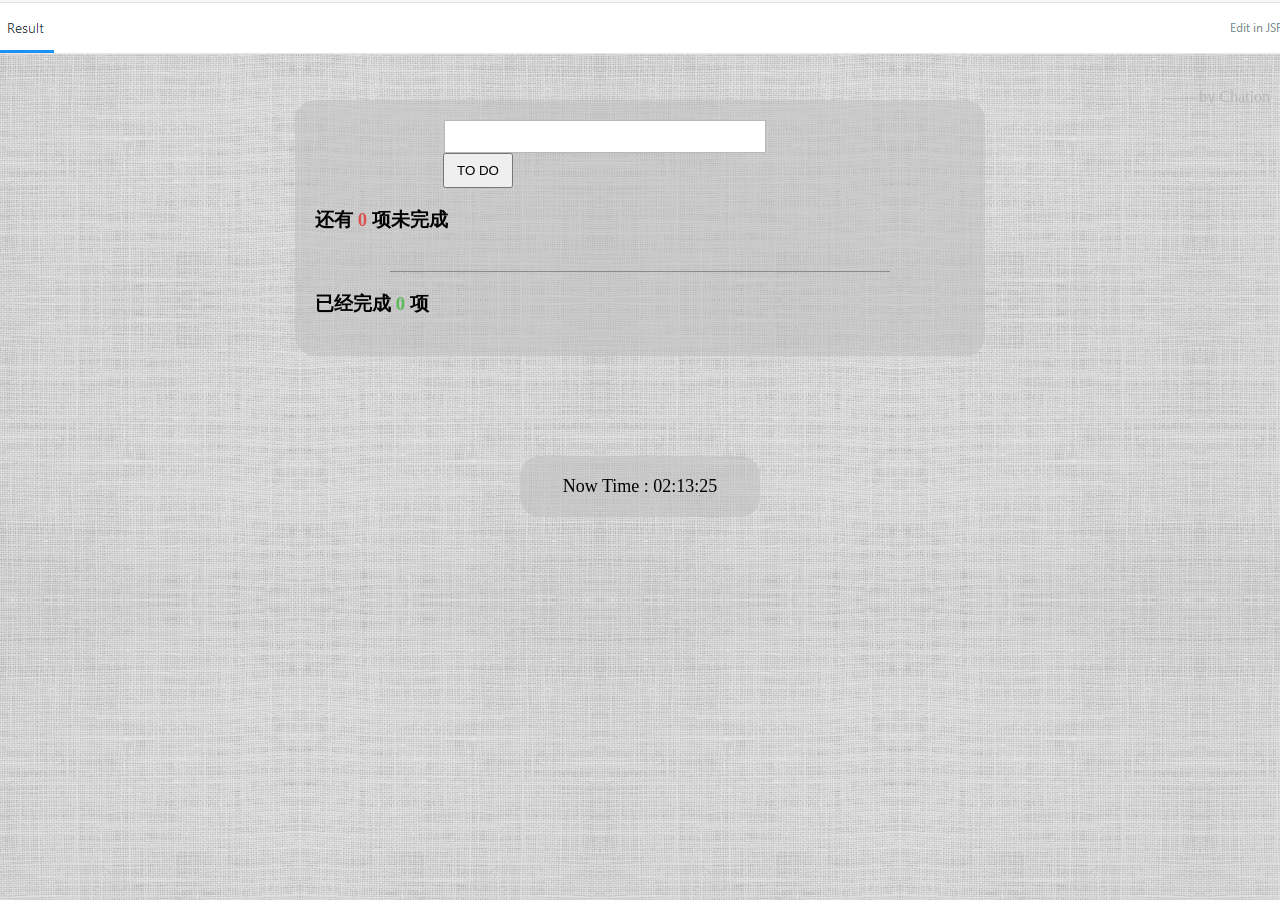
<file: todolist/index.html>
<!DOCTYPE html>
<html lang="en">
<head>
    <meta charset="UTF-8">
    <title>To Do List</title>
    <link rel="stylesheet" href="css/style.css"/>
    <link rel="icon" href="img/icon.gif"/>
</head>
<body>
<div class="header">
    <div id="title">
        <img src="img/top.png"/>
        <div id="my">—— by Chation</div>
    </div>
</div>
<div class="container">
    <div id="inputList">
        <input title="todo" id="txt" type="text" onkeypress="enterPress(event)"/>
        <button id="btn1">TO DO</button>
    </div>
    <h3>还有 <span id="count" class="warning">0</span> 项未完成</h3>
    <div id="showList" class="show">
    </div>
    <h3>已经完成 <span id="overCount" class="success">0</span> 项</h3>
    <div id="overList" class="show">
    </div>
</div>
<div class="foot">
    <span id="nowTime">Now Time : 00:00:00</span>
</div>
<script src="js/todolist.js"></script>
</body>
</html>
</file>
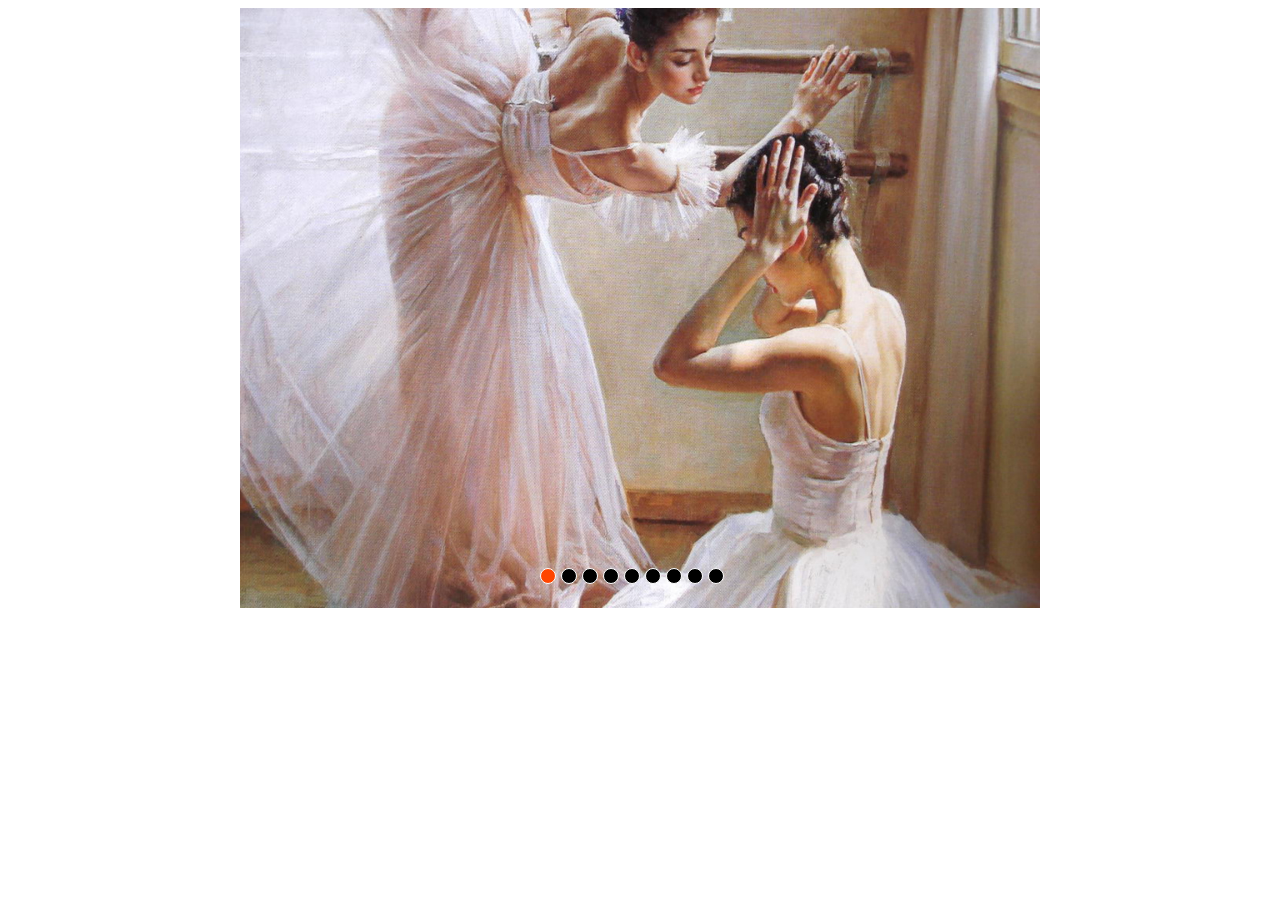
<file: lunbo/rolling.html>
<!DOCTYPE html>
<html>
<head>
    <title>six</title>
    <meta charset="utf-8">
    <link rel="stylesheet" type="text/css" href="css.css">
    <script src="js.js"></script>
</head>
<body>
    <div id="container">
        <div id="displaybox" style="left: -800px;">
            <img src="9.jpg">
            <img src="1.jpg">
            <img src="2.jpg">
            <img src="3.jpg">
            <img src="4.jpg">
            <img src="5.jpg">
            <img src="6.jpg">
            <img src="7.jpg">
            <img src="8.jpg">
            <img src="9.jpg">
            <img src="1.jpg"> 
        </div>
        <div id="points">
             <span no="1" class="on"></span>
             <span no="2"></span>
             <span no="3"></span>
             <span no="4"></span>
             <span no="5"></span>
             <span no="6"></span>
             <span no="7"></span>
             <span no="8"></span>
             <span no="9"></span>  
        </div>
        <a href="javascript:;" id="prev" class="arrow">&lt;</a>
        <a href="javascript:;" id="next" class="arrow">&gt;</a>
        
        </div>
    </div>
    
</body>
</html>
</file>
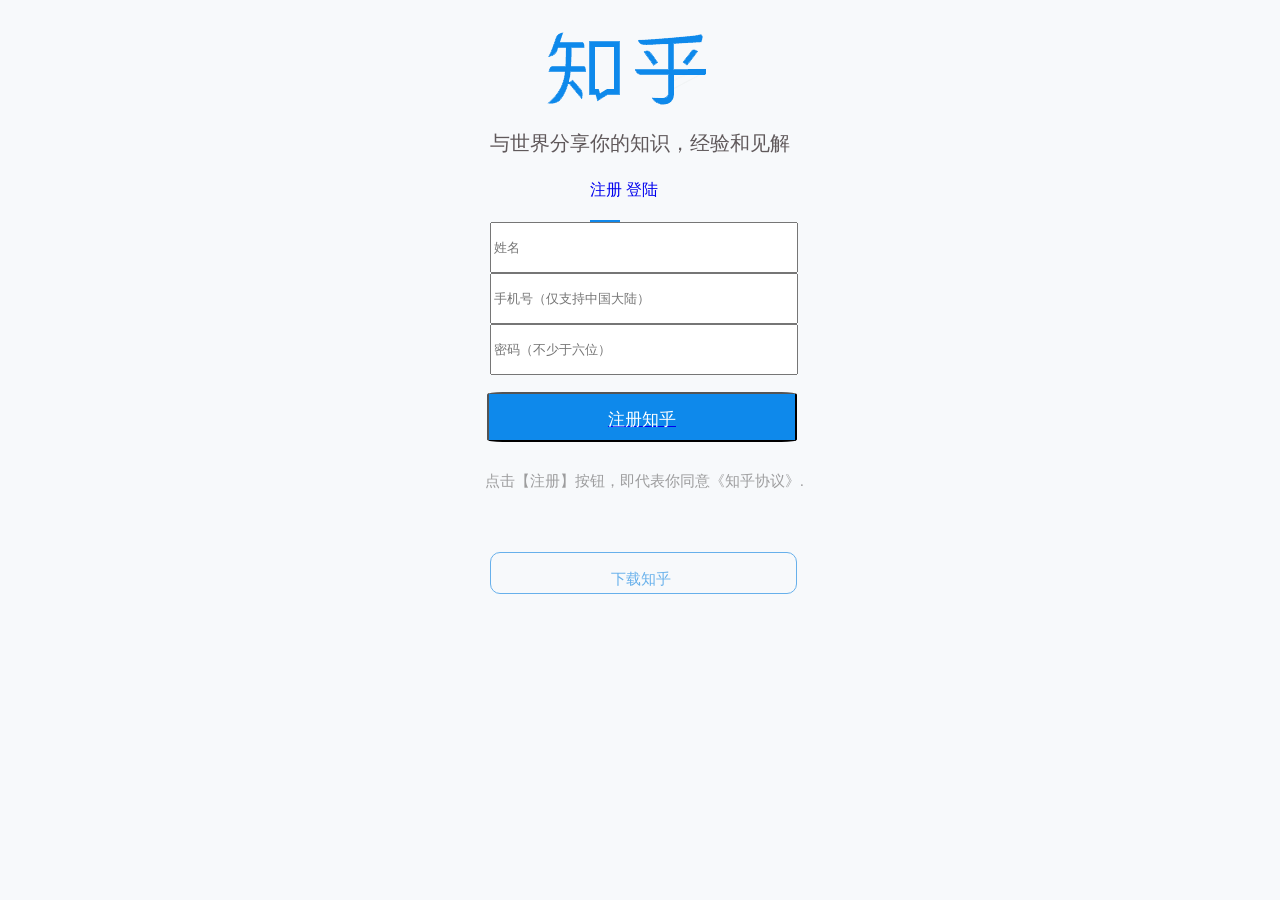
<file: zhihu/denglu/signin.html>
<!DOCTYPE html>
<html>
<head>
	<title>signin</title>
	<meta charset="utf-8">
	<link rel="stylesheet" type="text/css" href="signin.css">
</head>
<body>
 <div id="container">
 	<div class="title">
 		<div class="zhihu">
 			<img src="知乎.png">
 		</div>
 		<div class="subtitle">与世界分享你的知识，经验和见解</div>
 	</div>
	
		<div class="top">
			<a href="#signup" class="active">注册</a>
			<a href="#signin" onclick="showPic(this)">登陆</a>
			
		</div>
		<div class="zhuce">
		<div class="center">

			<div id="signup">
			    <div class="navs-signup"></div>
				<div><input type="text" class="account" name="fullname" aria-lable="姓名" placeholder="姓名"></div>
				<div><input type="text" class="account" name="phone-num" aria-lable="手机号（仅支持中国大陆）" placeholder="手机号（仅支持中国大陆）"></div>
				<div><input type="password" class="account"  name="password" aria-lable="密码" placeholder="密码（不少于六位）"></div>
			</div>
		    
		    <div id="signin">
		    	<div class="navs-signin"></div>
		       <div class="free"></div>
    	       <div><input type="text" class="account" name="phone-num" aria-lable="手机号（仅支持中国大陆）" placeholder="手机号（仅支持中国大陆）"></div>
				<div><input type="password" class="account"  name="password" aria-lable="密码" placeholder="密码（不少于六位）"></div>  
				<div class="freet"></div> 
            </div>


    
      </div>
		     <div class="bottom">
			<button class="rectangle"><a href="file:///I:/%E7%9F%A5%E4%B9%8E%E9%A1%B9%E7%9B%AE/%E6%96%87%E7%AB%A0%E5%8F%91%E5%B8%83/adress.html"><p>注册知乎</p></a></button>
		</div>

    
    <div class="explain">
    	<div class="one"><p>点击【注册】按钮，即代表你同意<a href="#">《知乎协议》</a>.</p></div>
    	<div class="two"><a href="#"><p>下载知乎</p></a></div>
    	<script type="text/javascript" src="signin.js"></script>
    </div>
 	
 </div>
</body>
</html>
</file>
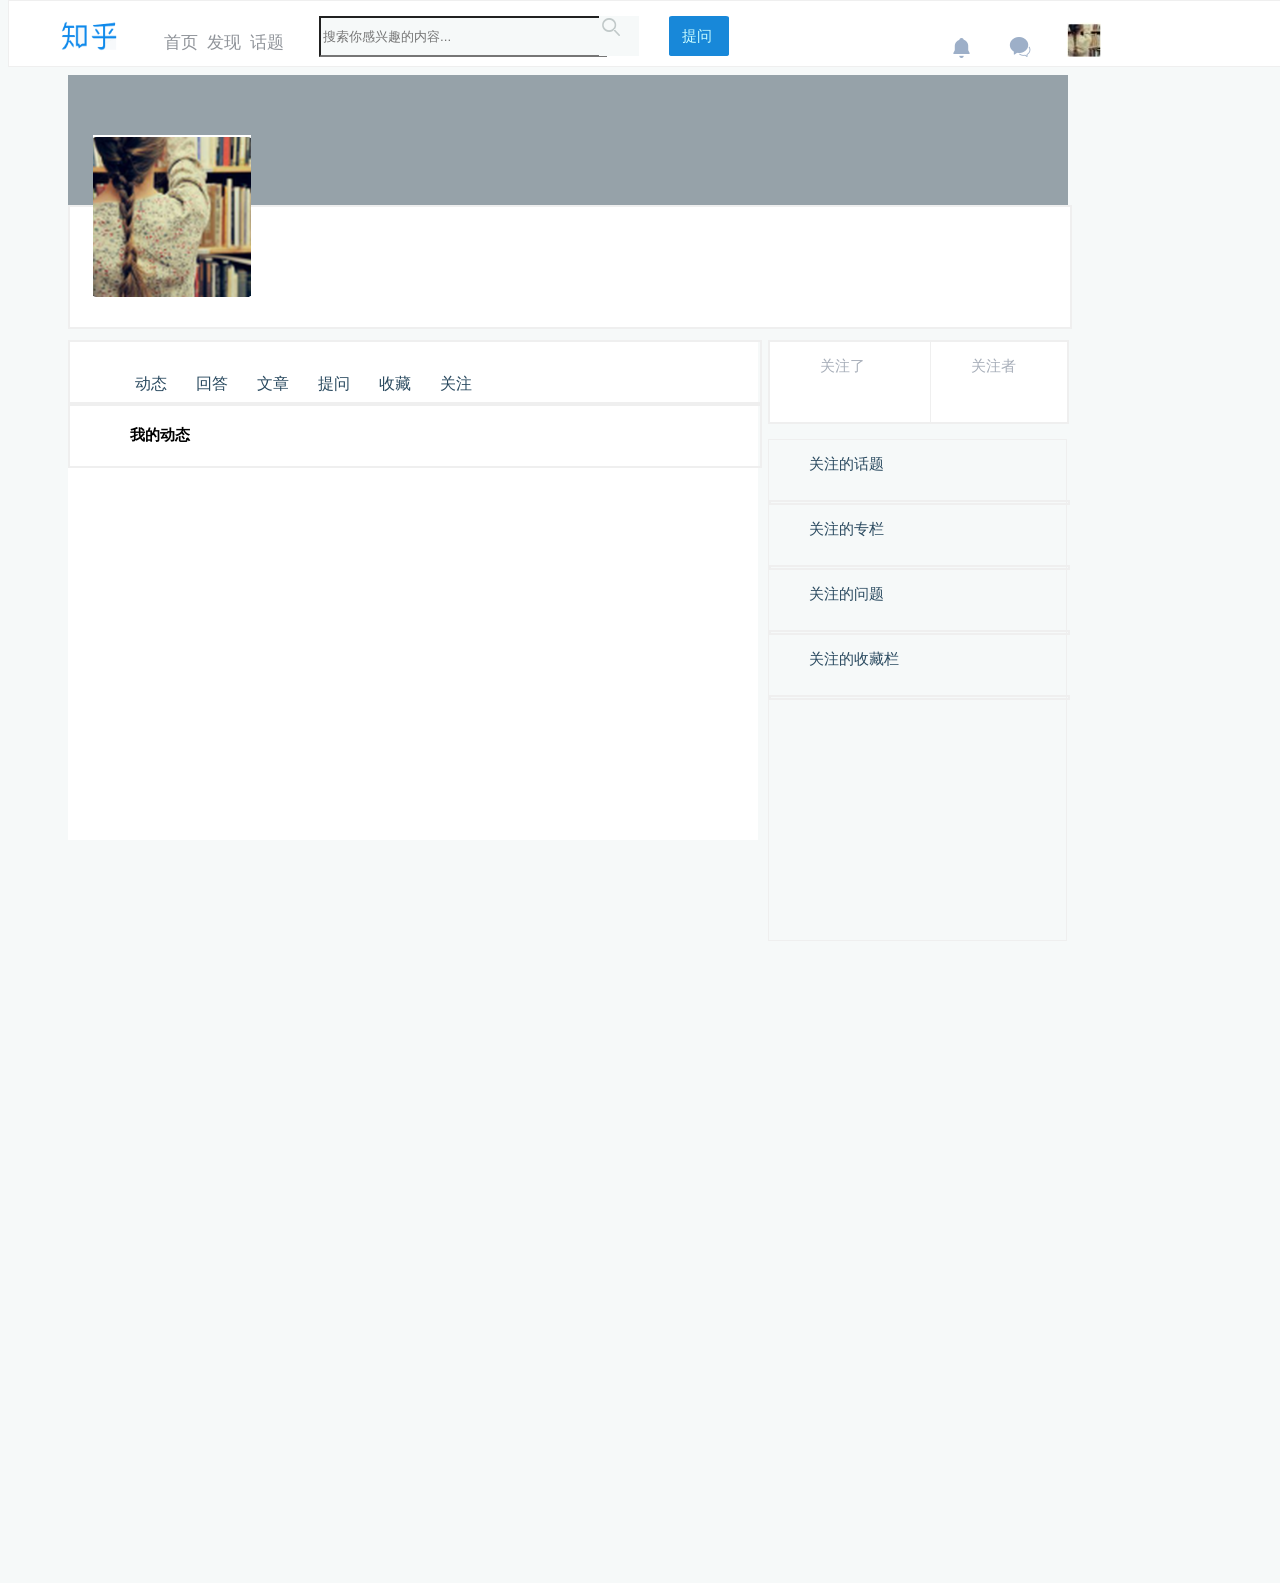
<file: zhihu/个人中心/personal.html>
<!DOCTYPE html>
<html>
<head>
	<title>personal</title>
	<meta charset="utf-8">
	<link rel="stylesheet" type="text/css" href="personal.css">
	<link rel="stylesheet" href="iconfont/iconfont.css">
</head>
<body>
  <div class="top">
    <div class="top-box1">
	<img src="images/知乎.png"> 
	</div> 	

	<div class="top-box2">
		<ul>
			<li class="nav"><p>首页</p></li>
			<li class="nav"><p>发现</p></li>
			<li class="nav"><p>话题</p></li>
		</ul>
	</div>

	<div class="top-box3">
	 <div class="top-box31">
		<input type="text" name="soushuo" aria-lable="搜索你感兴趣的内容..."  placeholder="搜索你感兴趣的内容..." class="soushuo">
	</div>
	<div class="top-box32">
		<a href="#">
			<span class="iconfont">&#xe699;</span>
		</a>
	</div>
</div>

	<div class="top-box4">
		<a href="#">
			<p>提问</p>
		</a>
	</div>

	<div class="top-box5">
		<ul>
			<li class="icon"><span class="iconfont">&#xe65e;</span></li>
			<li class="icon"><span class="iconfont">&#xe613;</span></li>
			<li class="icon"><img src="images/touxiang.png"></li>
		</ul>
	</div>

  </div>

	  <div class="container">
	       <div class="headsculpture">
	       	<img src="images/big.png">
	       </div>
	  	<div class="containerone">
	  		<div class="containerone-1"></div>
	  		<div class="containerone-2"></div>
	  	</div>

	  	<div class="containertwo">
	  		<div class="containertwo-1">
	  			<ul>
	  				<li class="navs-two"><p>动态</p></li>
	  				<li class="navs-two"><p>回答</p></li>
	  				<li class="navs-two"><p>文章</p></li>
	  				<li class="navs-two"><p>提问</p></li>
	  				<li class="navs-two"><p>收藏</p></li>
	  				<li class="navs-two"><p>关注</p></li>
	  			</ul>
	  		</div>
	  		<div class="containertwo-2">
	  			<p>我的动态</p>
	  		</div>
	  	</div>

	  	<div class="containerthree">
	  		<div class="containerthree-1">
	  			<div class="containerthree-1-left">
	  				<p>关注了</p>
	  			</div>
	  				<div class="fenge"></div>
	  			<div class="containerthree-1-right">
	  				<p>关注者</p>
	  			</div>
	  		</div>

	  		<div class="containerthree-2">
	  			<div class="containerthree-2-box">
	  				<p>关注的话题</p>
	  			</div>
	  			<div class="line"></div>
	  			<div class="containerthree-2-box">
	  				<p>关注的专栏</p>
	  			</div>
	  			<div class="line"></div>
	  			<div class="containerthree-2-box">
	  				<p>关注的问题</p>
	  			</div>
	  			<div class="line"></div>
	  			<div class="containerthree-2-box">
	  				<p>关注的收藏栏</p>
	  			</div>
	  			<div class="line"></div>
	  		</div>
	  	</div>
	  </div>
</body>
</html>
</file>
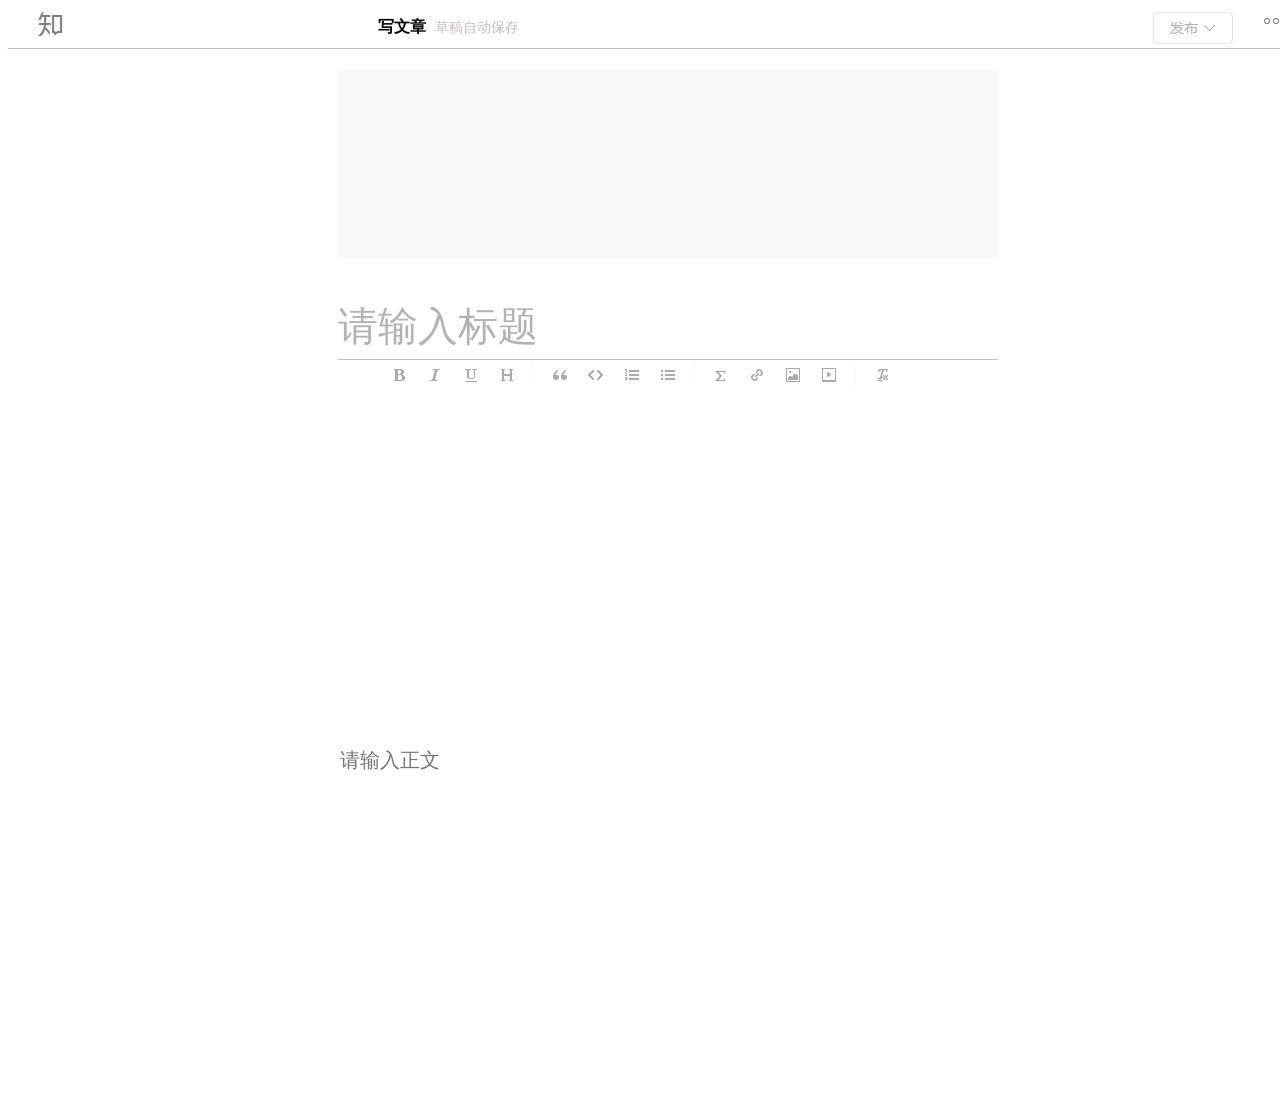
<file: zhihu/写文章/write.html>
<!DOCTYPE html>
<html>
<head>
	<title>write</title>
	<meta charset="utf-8">
	<link rel="stylesheet" type="text/css" href="write.css">
</head>
<body>
	<div class="top">
		<div class="top1">
			<img src="images/zhihu.png">
		</div>
		<div class="top2">
			<p class="top2-p1">写文章</p>
			<p class="top2-p2">草稿自动保存</p>
		</div>
		<div class="top3">
			<a href=""><img src="images/publish.png"></a>
		</div>
		<div class="top4">
				<div class="first-nav">
					<a href="#"><img src="images/nav.png"></a>
				</div>
					<ul>
						<li class="second-nav"><a href="#"> 草稿</a></li>
						<li class="second-nav"><a href="#">我的文章</a></li>
						<li class="second-nav"><a href="#">专栏.发现</a></li>
					</ul>
		</div>
	</div>

		<div class="cut-off1"></div>
		<div class="container">
			<div class="photo"></div>
			<div class="free">
				<p>请输入标题</p>
			</div>
			<div class="cut-off2"></div>
			<div class="head">
				<img src="images/head.png">
			</div>
			<div>
			<input type="text" name="adress" class="input"
			aria-lable="请输入正文" placeholder="请输入正文">
			</div>
		</div>

	
</body>
</html>
</file>
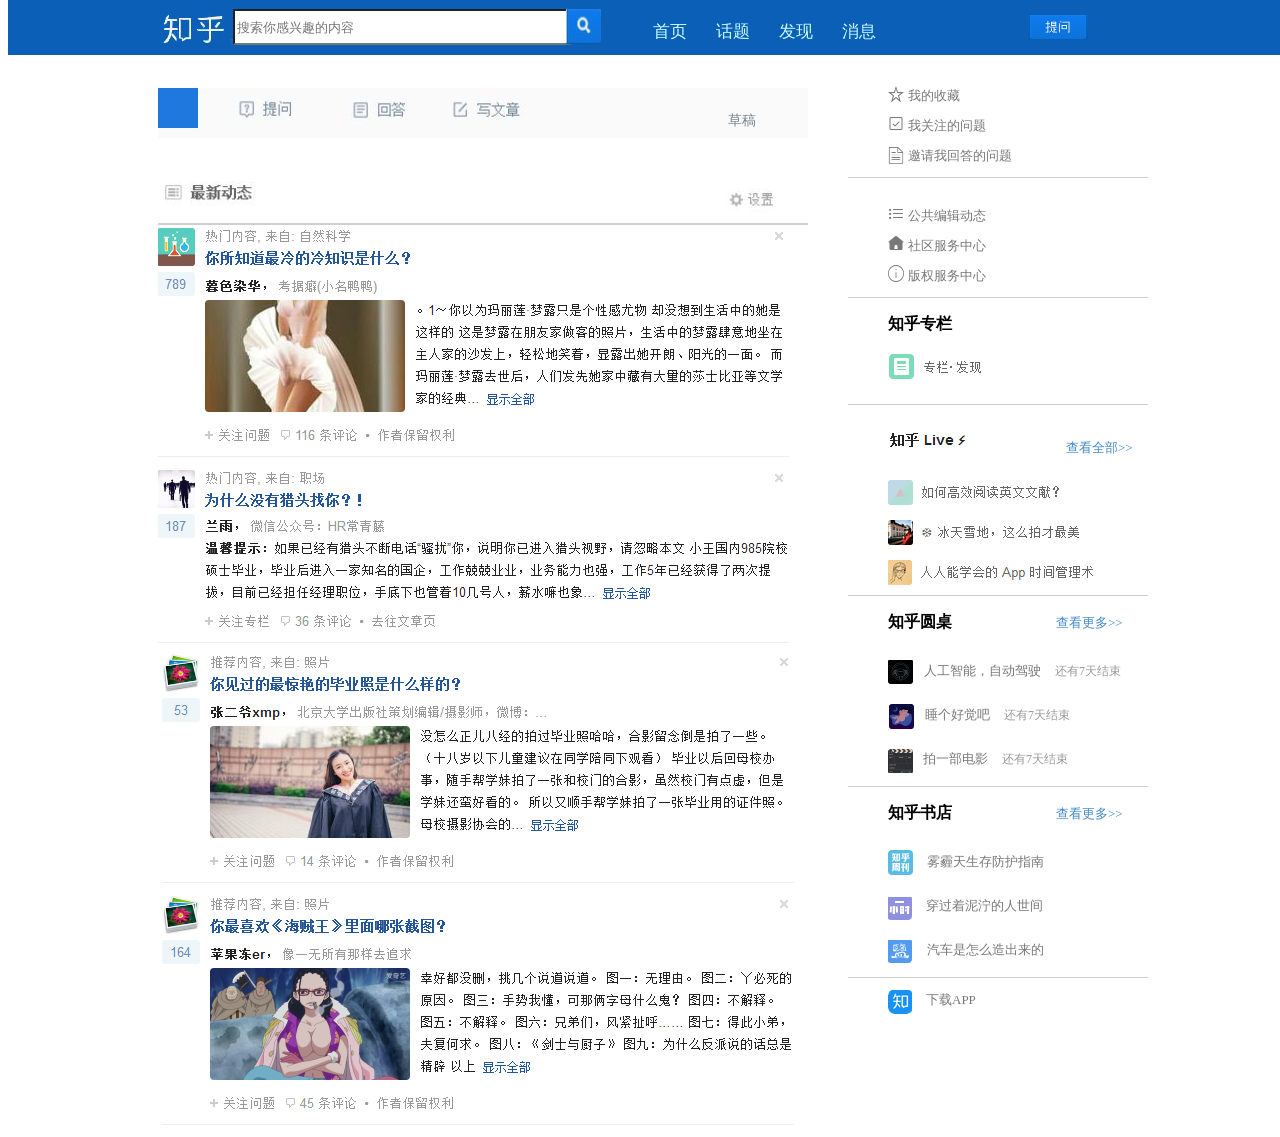
<file: zhihu/文章发布/adress.html>
<!DOCTYPE html>
<html>
<head>
	<title>文章发布</title>
	<meta charset="utf-8">
	<link rel="stylesheet" type="text/css" href="adress.css">
	<link rel="stylesheet" href="iconfont/iconfont.css">
</head>
<body>
	<div class="top">
	<div class="top1">
		<div class="top1-zhihu">
		<img src="images/知乎.png" >
		</div>

		<div class=" top1-input">
		<input type="text" class="input" name="question" aria-lable="搜索你感兴趣的内容" placeholder="搜索你感兴趣的内容">
		</div>

		<div class=" top1-search">
		<a href="#">
		 <img src="images/search.png" class="top-search">
		</a>
		</div>





		
		
	</div>

	<div class="top2">
			<a href="#"><p>首页</p></a>
			<a href="#"><p>话题</p></a>
			<a href="#"><p>发现</p></a>
			<a href="#"><p>消息</p></a>
		
    </div>

    <div class="top3">
    	<div class="top3-question">
    		<a href="#"><img src="images/question.png"></a>
    	</div>
    	<div class="top3-head">
    		<a href="#"></a>
    	</div>
    </div>

	</div>

<div class="container1">
	<div class="container1-personal">
		<div class="headsculpture"></div>
		<div class="navs1"><a href="#">
			<img src="images/navsquestion.png">
		</a></div>
		<div class="navs2"><a href="#">
			<img src="images/navsanswer.png">
		</a></div>
		<div class="navs3"><a href="file:///I:/%E7%9F%A5%E4%B9%8E%E9%A1%B9%E7%9B%AE/%E5%86%99%E6%96%87%E7%AB%A0/write.html">
			<img src="images/navswrite.png">
		</a></div>
		<div class="navs4"><a href="#">
			<p>草稿</p>
		</a></div>
	</div>

    <div class="container1-updatesituation">
		<div class="updatesituation">
			<img src="images/update situation.png">
		</div>
		<div class="set">
			<img src="images/set.png">
		</div>
	</div>

	<div class="cutoff"></div>
	<div>
		<img src="images/news1.png">
		<img src="images/news2.png">
	</div>
</div>

<div class="container2">
    <div class="container2-box1">
    <ul>
    	<li class="box1-line1">
			<span class="iconfont">&#xe628;</span>
			<p><a href="#">我的收藏</a></p>
		</li>
		<li class="box1-line2">
			<span class="iconfont">&#xe722;</span>
			<p><a href="#">我关注的问题</a></p>
		
		</li>
		<li class="box1-line3">
			<span class="iconfont">&#xe6de;</span>
			<p><a href="#">邀请我回答的问题</a></p>
		</li>
	</ul>
	</div>

	<div class="container2-set1"></div>

	<div class="container2-box2">
    <ul>
    	<li class="box2-line1"><a href="#">
			<span class="iconfont">&#xe78e;</span>
			<p>公共编辑动态</p></a>
		</li>
		<li class="box2-line2"><a href="#">
			<span class="iconfont">&#xe750;</span>
			<p>社区服务中心</p>
		</a>
		</li>
		<li class="box2-line3"><a href="#">
			<span class="iconfont">&#xe6b2;</span>
			<p>版权服务中心</p>
		</a></li>
	</ul>
	</div>

		<div class="container2-set2"></div>

	<div class="container2-box3">
	    <a href="#">
		<p>知乎专栏</p>
		<img src="images/column.png">
		</a>
	</div>

	   <div class="container2-set3"></div>

	<div class="container2-box4">
		<img src="images/Live.png">
		<a href="#"><p>查看全部>></p></a>
		<a href="https://www.zhihu.com/lives/800298223033028608"><img src="images/live1.png"></a>
		<a href="https://www.zhihu.com/lives/784760511601332224"><img src="images/live2.png"></a>
		<a href="https://www.zhihu.com/lives/794164008998551552"><img src="images/live3.png"></a>
	</div>

		<div class="container2-set4"></div>
 
	<div class="container2-box5">
		<p class="yuanzhuo">知乎圆桌</p>
		<p class="more"><a href="#">查看更多>></a></p>
		<div class="box5-line1">
			<img src="images/yuanzhuo1.png"><p class="line"><a href="https://www.zhihu.com/roundtable/selfdriving">人工智能，自动驾驶</a></p>
			<p class="warn">还有7天结束</p>
		</div>
		<div class="box5-line2">
			<img src="images/yuanzhuo2.png"><p class="line"><a href="https://www.zhihu.com/roundtable/sleep">
			睡个好觉吧</a></p>
			<p class="warn">还有7天结束</p>
		</div>
		<div class="box5-line3">
			<img src="images/yuanzhuo3.png"><p class="line"><a href="https://www.zhihu.com/roundtable/cinematic">拍一部电影</a></p>
			<p class="warn">还有7天结束</p>
		</div>
	</div> 

			<div class="container2-set5"></div>

	<div class="container2-box6">
		<p class="shudian">知乎书店</p>
		<p class="more2">查看更多>></p>
		<div class="box6-line1">
			<img src="images/shudian1.png">
			  <p class="shudian-p"><a href="https://www.zhihu.com/publications/weekly/119553738"> 雾霾天生存防护指南</a></p>
		</div>

		<div class="box6-line2">
			<img src="images/shudian2.png">
			<p class="shudian-p"><a href="https://www.zhihu.com/publications/hour/119553754">
				穿过着泥泞的人世间
			</a></p>
		</div>

		<div class="box6-line3">
			<img src="images/shudian3.png">
			<p class="shudian-p"><a href="https://www.zhihu.com/publications/nacl/19551205">
				汽车是怎么造出来的
			</a></p>
		</div>

	</div>

			<div class="container2-set6"></div>

	<div class="download">
		<div class="download-line1">
		<img src="images/download.png">
		<p><a href="#"> 下载APP</a></p>
		</div>
	</div>
</div>
	
 

</body>
</html>
</file>
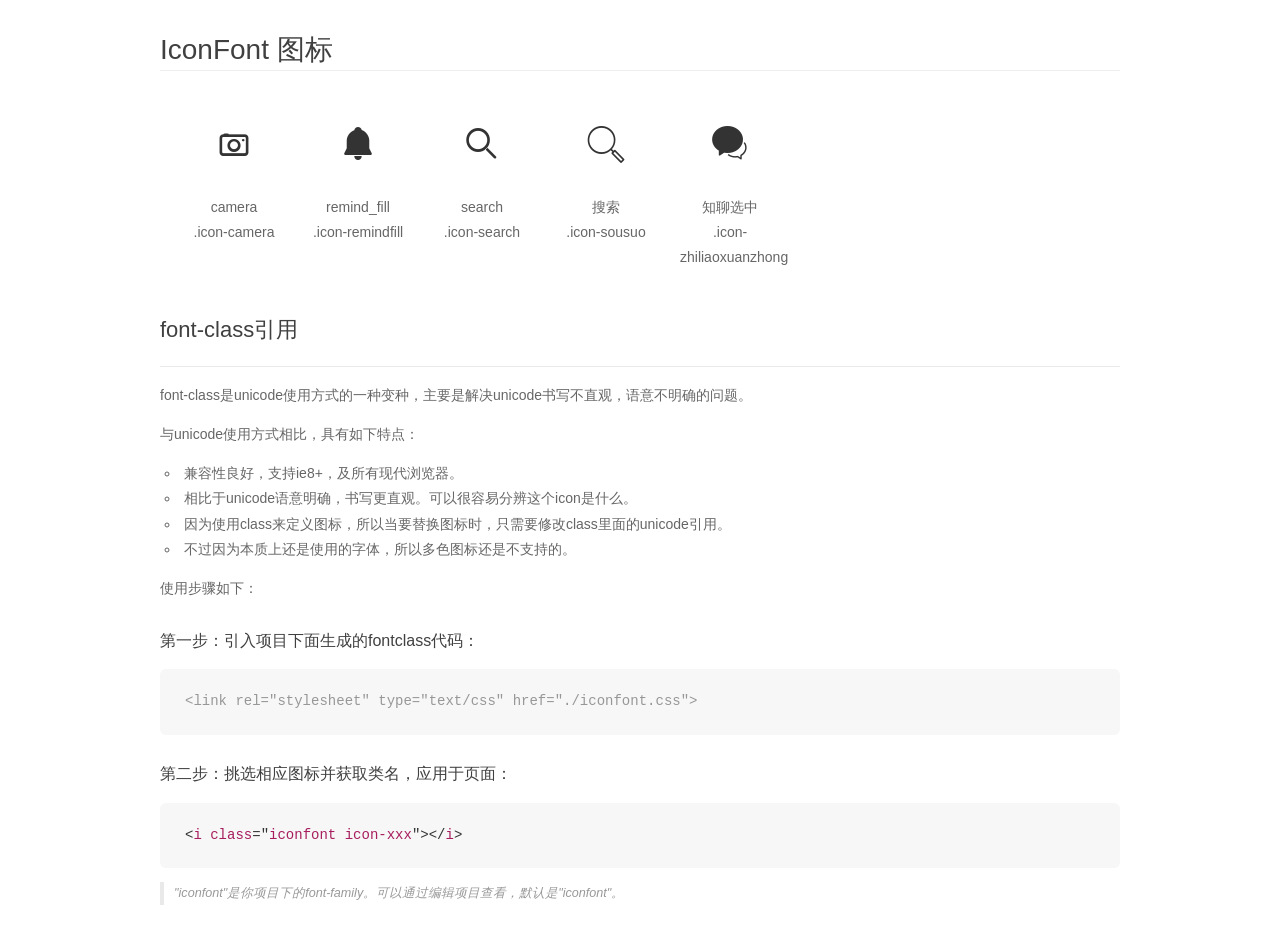
<file: zhihu/个人中心/iconfont/demo_fontclass.html>
<!DOCTYPE html>
<html>
<head>
    <meta charset="utf-8"/>
    <title>IconFont</title>
    <link rel="stylesheet" href="demo.css">
    <link rel="stylesheet" href="iconfont.css">
</head>
<body>
    <div class="main markdown">
        <h1>IconFont 图标</h1>
        <ul class="icon_lists clear">
            
                <li>
                <i class="icon iconfont icon-camera"></i>
                    <div class="name">camera</div>
                    <div class="fontclass">.icon-camera</div>
                </li>
            
                <li>
                <i class="icon iconfont icon-remindfill"></i>
                    <div class="name">remind_fill</div>
                    <div class="fontclass">.icon-remindfill</div>
                </li>
            
                <li>
                <i class="icon iconfont icon-search"></i>
                    <div class="name">search</div>
                    <div class="fontclass">.icon-search</div>
                </li>
            
                <li>
                <i class="icon iconfont icon-sousuo"></i>
                    <div class="name">搜索</div>
                    <div class="fontclass">.icon-sousuo</div>
                </li>
            
                <li>
                <i class="icon iconfont icon-zhiliaoxuanzhong"></i>
                    <div class="name">知聊选中</div>
                    <div class="fontclass">.icon-zhiliaoxuanzhong</div>
                </li>
            
        </ul>

        <h2 id="font-class-">font-class引用</h2>
        <hr>

        <p>font-class是unicode使用方式的一种变种，主要是解决unicode书写不直观，语意不明确的问题。</p>
        <p>与unicode使用方式相比，具有如下特点：</p>
        <ul>
        <li>兼容性良好，支持ie8+，及所有现代浏览器。</li>
        <li>相比于unicode语意明确，书写更直观。可以很容易分辨这个icon是什么。</li>
        <li>因为使用class来定义图标，所以当要替换图标时，只需要修改class里面的unicode引用。</li>
        <li>不过因为本质上还是使用的字体，所以多色图标还是不支持的。</li>
        </ul>
        <p>使用步骤如下：</p>
        <h3 id="-fontclass-">第一步：引入项目下面生成的fontclass代码：</h3>


        <pre><code class="lang-js hljs javascript"><span class="hljs-comment">&lt;link rel="stylesheet" type="text/css" href="./iconfont.css"&gt;</span></code></pre>
        <h3 id="-">第二步：挑选相应图标并获取类名，应用于页面：</h3>
        <pre><code class="lang-css hljs">&lt;<span class="hljs-selector-tag">i</span> <span class="hljs-selector-tag">class</span>="<span class="hljs-selector-tag">iconfont</span> <span class="hljs-selector-tag">icon-xxx</span>"&gt;&lt;/<span class="hljs-selector-tag">i</span>&gt;</code></pre>
        <blockquote>
        <p>"iconfont"是你项目下的font-family。可以通过编辑项目查看，默认是"iconfont"。</p>
        </blockquote>
    </div>
</body>
</html>
</file>
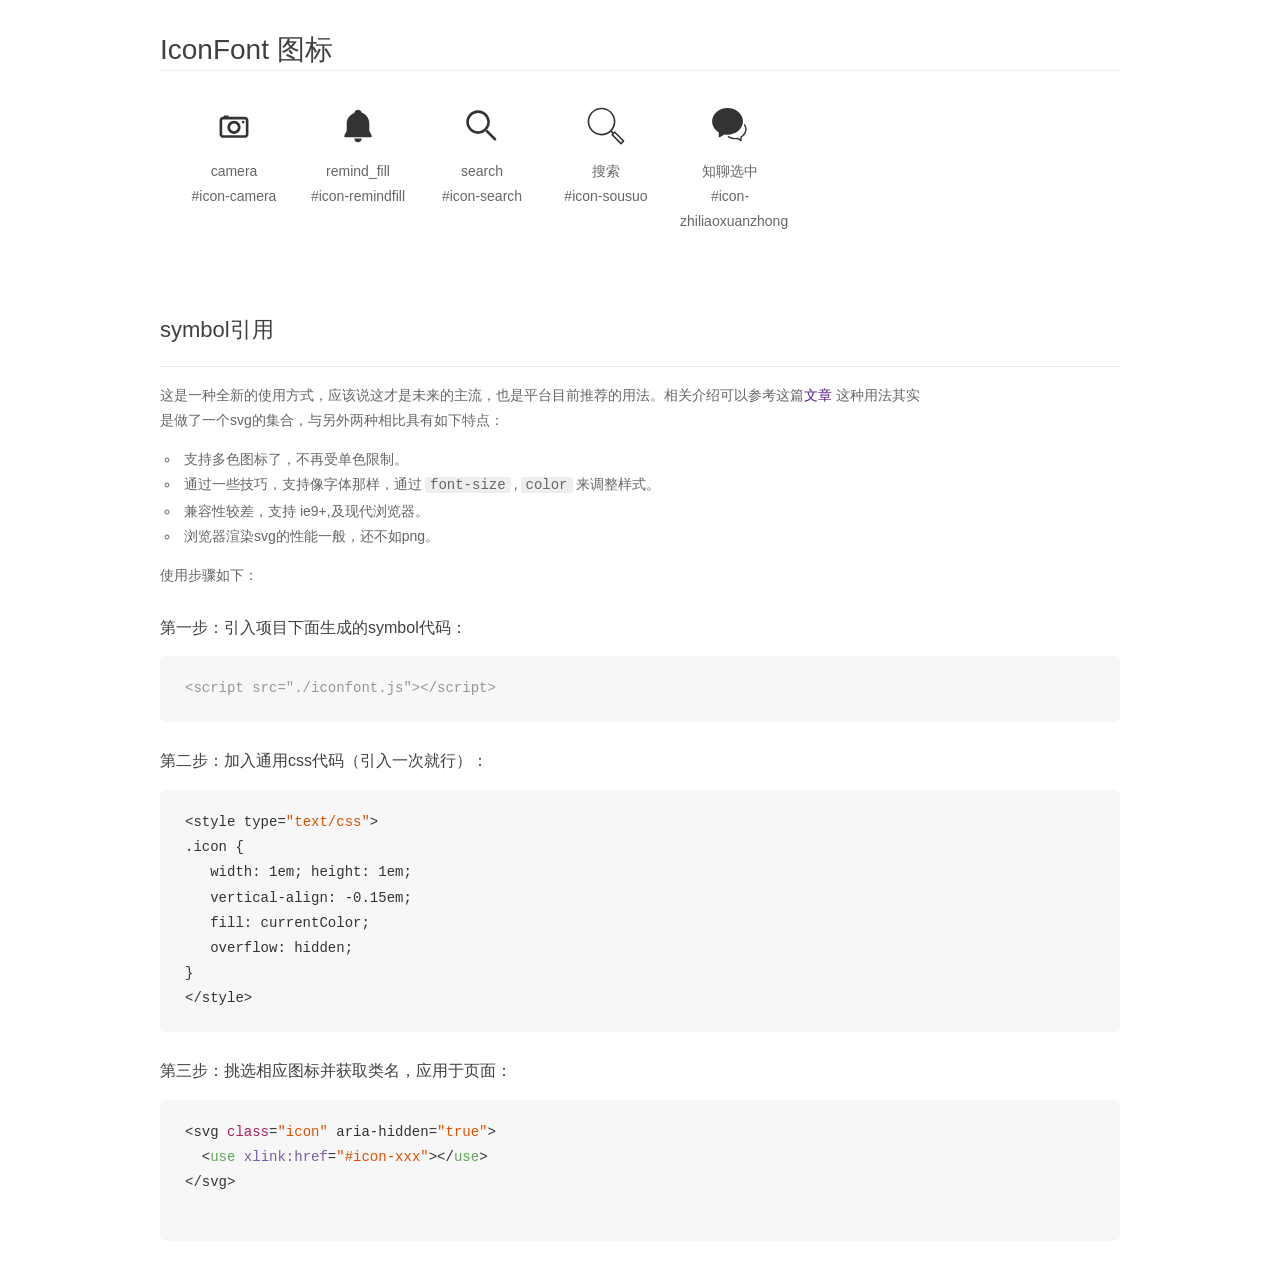
<file: zhihu/个人中心/iconfont/demo_symbol.html>
<!DOCTYPE html>
<html>
<head>
    <meta charset="utf-8"/>
    <title>IconFont</title>
    <link rel="stylesheet" href="demo.css">
    <script src="iconfont.js"></script>

    <style type="text/css">
        .icon {
          /* 通过设置 font-size 来改变图标大小 */
          width: 1em; height: 1em;
          /* 图标和文字相邻时，垂直对齐 */
          vertical-align: -0.15em;
          /* 通过设置 color 来改变 SVG 的颜色/fill */
          fill: currentColor;
          /* path 和 stroke 溢出 viewBox 部分在 IE 下会显示
             normalize.css 中也包含这行 */
          overflow: hidden;
        }

    </style>
</head>
<body>
    <div class="main markdown">
        <h1>IconFont 图标</h1>
        <ul class="icon_lists clear">
            
                <li>
                    <svg class="icon" aria-hidden="true">
                        <use xlink:href="#icon-camera"></use>
                    </svg>
                    <div class="name">camera</div>
                    <div class="fontclass">#icon-camera</div>
                </li>
            
                <li>
                    <svg class="icon" aria-hidden="true">
                        <use xlink:href="#icon-remindfill"></use>
                    </svg>
                    <div class="name">remind_fill</div>
                    <div class="fontclass">#icon-remindfill</div>
                </li>
            
                <li>
                    <svg class="icon" aria-hidden="true">
                        <use xlink:href="#icon-search"></use>
                    </svg>
                    <div class="name">search</div>
                    <div class="fontclass">#icon-search</div>
                </li>
            
                <li>
                    <svg class="icon" aria-hidden="true">
                        <use xlink:href="#icon-sousuo"></use>
                    </svg>
                    <div class="name">搜索</div>
                    <div class="fontclass">#icon-sousuo</div>
                </li>
            
                <li>
                    <svg class="icon" aria-hidden="true">
                        <use xlink:href="#icon-zhiliaoxuanzhong"></use>
                    </svg>
                    <div class="name">知聊选中</div>
                    <div class="fontclass">#icon-zhiliaoxuanzhong</div>
                </li>
            
        </ul>


        <h2 id="symbol-">symbol引用</h2>
        <hr>

        <p>这是一种全新的使用方式，应该说这才是未来的主流，也是平台目前推荐的用法。相关介绍可以参考这篇<a href="">文章</a>
        这种用法其实是做了一个svg的集合，与另外两种相比具有如下特点：</p>
        <ul>
          <li>支持多色图标了，不再受单色限制。</li>
          <li>通过一些技巧，支持像字体那样，通过<code>font-size</code>,<code>color</code>来调整样式。</li>
          <li>兼容性较差，支持 ie9+,及现代浏览器。</li>
          <li>浏览器渲染svg的性能一般，还不如png。</li>
        </ul>
        <p>使用步骤如下：</p>
        <h3 id="-symbol-">第一步：引入项目下面生成的symbol代码：</h3>
        <pre><code class="lang-js hljs javascript"><span class="hljs-comment">&lt;script src="./iconfont.js"&gt;&lt;/script&gt;</span></code></pre>
        <h3 id="-css-">第二步：加入通用css代码（引入一次就行）：</h3>
        <pre><code class="lang-js hljs javascript">&lt;style type=<span class="hljs-string">"text/css"</span>&gt;
.icon {
   width: <span class="hljs-number">1</span>em; height: <span class="hljs-number">1</span>em;
   vertical-align: <span class="hljs-number">-0.15</span>em;
   fill: currentColor;
   overflow: hidden;
}
&lt;<span class="hljs-regexp">/style&gt;</span></code></pre>
        <h3 id="-">第三步：挑选相应图标并获取类名，应用于页面：</h3>
        <pre><code class="lang-js hljs javascript">&lt;svg <span class="hljs-class"><span class="hljs-keyword">class</span></span>=<span class="hljs-string">"icon"</span> aria-hidden=<span class="hljs-string">"true"</span>&gt;<span class="xml"><span class="hljs-tag">
  &lt;<span class="hljs-name">use</span> <span class="hljs-attr">xlink:href</span>=<span class="hljs-string">"#icon-xxx"</span>&gt;</span><span class="hljs-tag">&lt;/<span class="hljs-name">use</span>&gt;</span>
</span>&lt;<span class="hljs-regexp">/svg&gt;
        </span></code></pre>
    </div>
</body>
</html>
</file>
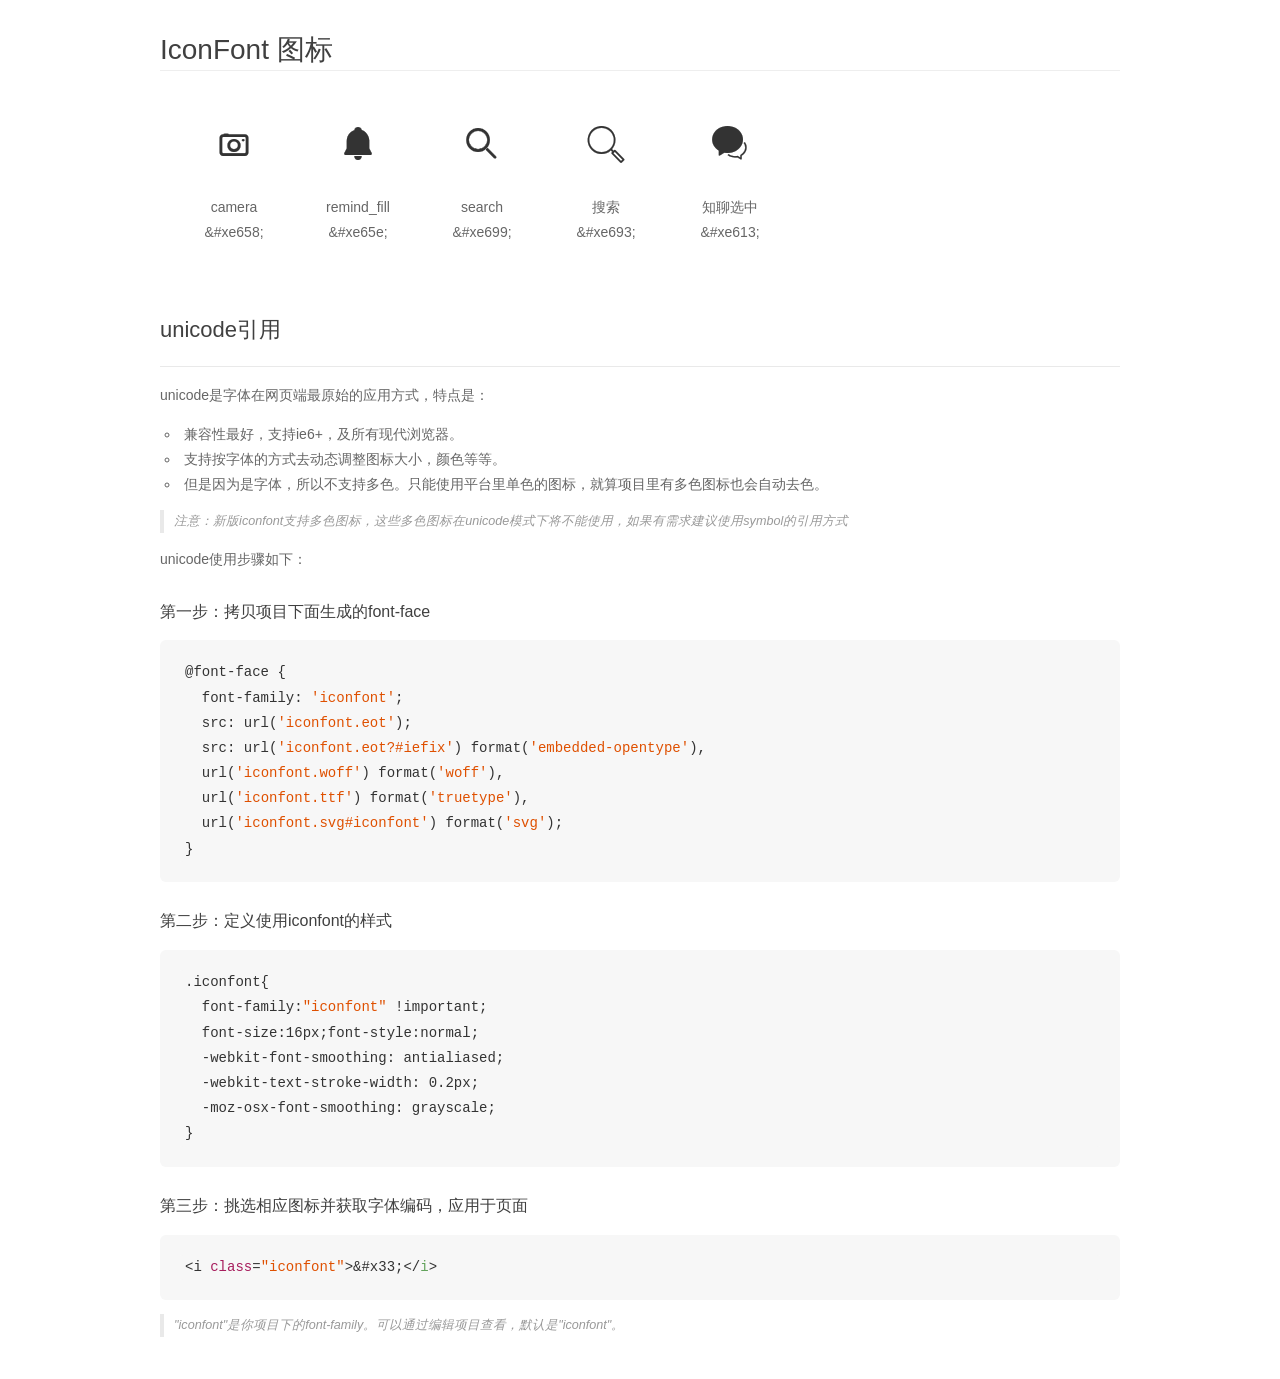
<file: zhihu/个人中心/iconfont/demo_unicode.html>
<!DOCTYPE html>
<html>
<head>
    <meta charset="utf-8"/>
    <title>IconFont</title>
    <link rel="stylesheet" href="demo.css">

    <style type="text/css">

        @font-face {font-family: "iconfont";
          src: url('iconfont.eot'); /* IE9*/
          src: url('iconfont.eot#iefix') format('embedded-opentype'), /* IE6-IE8 */
          url('iconfont.woff') format('woff'), /* chrome, firefox */
          url('iconfont.ttf') format('truetype'), /* chrome, firefox, opera, Safari, Android, iOS 4.2+*/
          url('iconfont.svg#iconfont') format('svg'); /* iOS 4.1- */
        }

        .iconfont {
          font-family:"iconfont" !important;
          font-size:16px;
          font-style:normal;
          -webkit-font-smoothing: antialiased;
          -webkit-text-stroke-width: 0.2px;
          -moz-osx-font-smoothing: grayscale;
        }

    </style>
</head>
<body>
    <div class="main markdown">
        <h1>IconFont 图标</h1>
        <ul class="icon_lists clear">
            
                <li>
                <i class="icon iconfont">&#xe658;</i>
                    <div class="name">camera</div>
                    <div class="code">&amp;#xe658;</div>
                </li>
            
                <li>
                <i class="icon iconfont">&#xe65e;</i>
                    <div class="name">remind_fill</div>
                    <div class="code">&amp;#xe65e;</div>
                </li>
            
                <li>
                <i class="icon iconfont">&#xe699;</i>
                    <div class="name">search</div>
                    <div class="code">&amp;#xe699;</div>
                </li>
            
                <li>
                <i class="icon iconfont">&#xe693;</i>
                    <div class="name">搜索</div>
                    <div class="code">&amp;#xe693;</div>
                </li>
            
                <li>
                <i class="icon iconfont">&#xe613;</i>
                    <div class="name">知聊选中</div>
                    <div class="code">&amp;#xe613;</div>
                </li>
            
        </ul>
        <h2 id="unicode-">unicode引用</h2>
        <hr>

        <p>unicode是字体在网页端最原始的应用方式，特点是：</p>
        <ul>
        <li>兼容性最好，支持ie6+，及所有现代浏览器。</li>
        <li>支持按字体的方式去动态调整图标大小，颜色等等。</li>
        <li>但是因为是字体，所以不支持多色。只能使用平台里单色的图标，就算项目里有多色图标也会自动去色。</li>
        </ul>
        <blockquote>
        <p>注意：新版iconfont支持多色图标，这些多色图标在unicode模式下将不能使用，如果有需求建议使用symbol的引用方式</p>
        </blockquote>
        <p>unicode使用步骤如下：</p>
        <h3 id="-font-face">第一步：拷贝项目下面生成的font-face</h3>
        <pre><code class="lang-js hljs javascript">@font-face {
  font-family: <span class="hljs-string">'iconfont'</span>;
  src: url(<span class="hljs-string">'iconfont.eot'</span>);
  src: url(<span class="hljs-string">'iconfont.eot?#iefix'</span>) format(<span class="hljs-string">'embedded-opentype'</span>),
  url(<span class="hljs-string">'iconfont.woff'</span>) format(<span class="hljs-string">'woff'</span>),
  url(<span class="hljs-string">'iconfont.ttf'</span>) format(<span class="hljs-string">'truetype'</span>),
  url(<span class="hljs-string">'iconfont.svg#iconfont'</span>) format(<span class="hljs-string">'svg'</span>);
}
</code></pre>
        <h3 id="-iconfont-">第二步：定义使用iconfont的样式</h3>
        <pre><code class="lang-js hljs javascript">.iconfont{
  font-family:<span class="hljs-string">"iconfont"</span> !important;
  font-size:<span class="hljs-number">16</span>px;font-style:normal;
  -webkit-font-smoothing: antialiased;
  -webkit-text-stroke-width: <span class="hljs-number">0.2</span>px;
  -moz-osx-font-smoothing: grayscale;
}
</code></pre>
        <h3 id="-">第三步：挑选相应图标并获取字体编码，应用于页面</h3>
        <pre><code class="lang-js hljs javascript">&lt;i <span class="hljs-class"><span class="hljs-keyword">class</span></span>=<span class="hljs-string">"iconfont"</span>&gt;&amp;#x33;<span class="xml"><span class="hljs-tag">&lt;/<span class="hljs-name">i</span>&gt;</span></span></code></pre>

        <blockquote>
        <p>"iconfont"是你项目下的font-family。可以通过编辑项目查看，默认是"iconfont"。</p>
        </blockquote>
    </div>


</body>
</html>
</file>
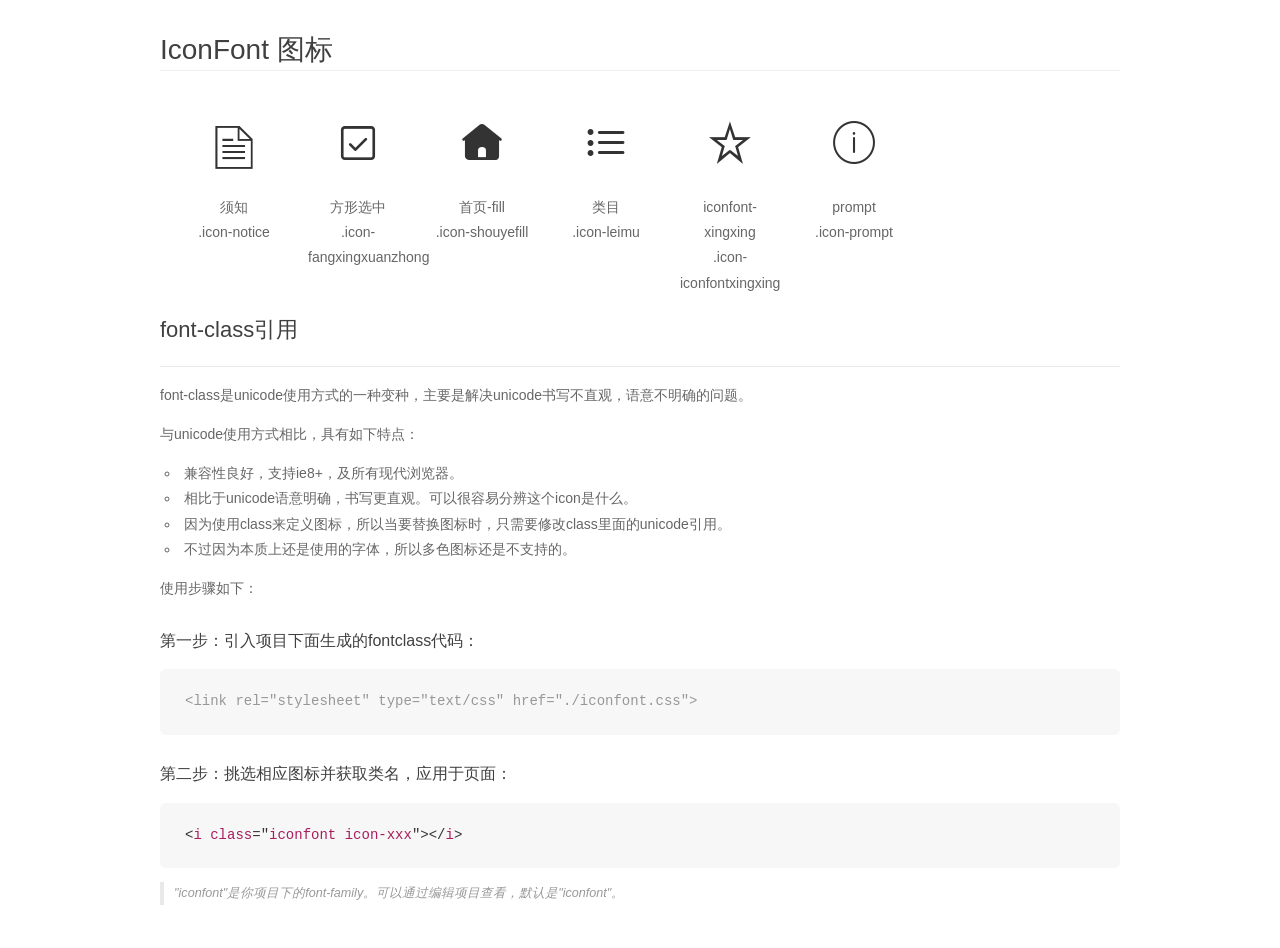
<file: zhihu/文章发布/iconfont/demo_fontclass.html>
<!DOCTYPE html>
<html>
<head>
    <meta charset="utf-8"/>
    <title>IconFont</title>
    <link rel="stylesheet" href="demo.css">
    <link rel="stylesheet" href="iconfont.css">
</head>
<body>
    <div class="main markdown">
        <h1>IconFont 图标</h1>
        <ul class="icon_lists clear">
            
                <li>
                <i class="icon iconfont icon-notice"></i>
                    <div class="name">须知</div>
                    <div class="fontclass">.icon-notice</div>
                </li>
            
                <li>
                <i class="icon iconfont icon-fangxingxuanzhong"></i>
                    <div class="name">方形选中</div>
                    <div class="fontclass">.icon-fangxingxuanzhong</div>
                </li>
            
                <li>
                <i class="icon iconfont icon-shouyefill"></i>
                    <div class="name">首页-fill</div>
                    <div class="fontclass">.icon-shouyefill</div>
                </li>
            
                <li>
                <i class="icon iconfont icon-leimu"></i>
                    <div class="name">类目</div>
                    <div class="fontclass">.icon-leimu</div>
                </li>
            
                <li>
                <i class="icon iconfont icon-iconfontxingxing"></i>
                    <div class="name">iconfont-xingxing</div>
                    <div class="fontclass">.icon-iconfontxingxing</div>
                </li>
            
                <li>
                <i class="icon iconfont icon-prompt"></i>
                    <div class="name">prompt</div>
                    <div class="fontclass">.icon-prompt</div>
                </li>
            
        </ul>

        <h2 id="font-class-">font-class引用</h2>
        <hr>

        <p>font-class是unicode使用方式的一种变种，主要是解决unicode书写不直观，语意不明确的问题。</p>
        <p>与unicode使用方式相比，具有如下特点：</p>
        <ul>
        <li>兼容性良好，支持ie8+，及所有现代浏览器。</li>
        <li>相比于unicode语意明确，书写更直观。可以很容易分辨这个icon是什么。</li>
        <li>因为使用class来定义图标，所以当要替换图标时，只需要修改class里面的unicode引用。</li>
        <li>不过因为本质上还是使用的字体，所以多色图标还是不支持的。</li>
        </ul>
        <p>使用步骤如下：</p>
        <h3 id="-fontclass-">第一步：引入项目下面生成的fontclass代码：</h3>


        <pre><code class="lang-js hljs javascript"><span class="hljs-comment">&lt;link rel="stylesheet" type="text/css" href="./iconfont.css"&gt;</span></code></pre>
        <h3 id="-">第二步：挑选相应图标并获取类名，应用于页面：</h3>
        <pre><code class="lang-css hljs">&lt;<span class="hljs-selector-tag">i</span> <span class="hljs-selector-tag">class</span>="<span class="hljs-selector-tag">iconfont</span> <span class="hljs-selector-tag">icon-xxx</span>"&gt;&lt;/<span class="hljs-selector-tag">i</span>&gt;</code></pre>
        <blockquote>
        <p>"iconfont"是你项目下的font-family。可以通过编辑项目查看，默认是"iconfont"。</p>
        </blockquote>
    </div>
</body>
</html>
</file>
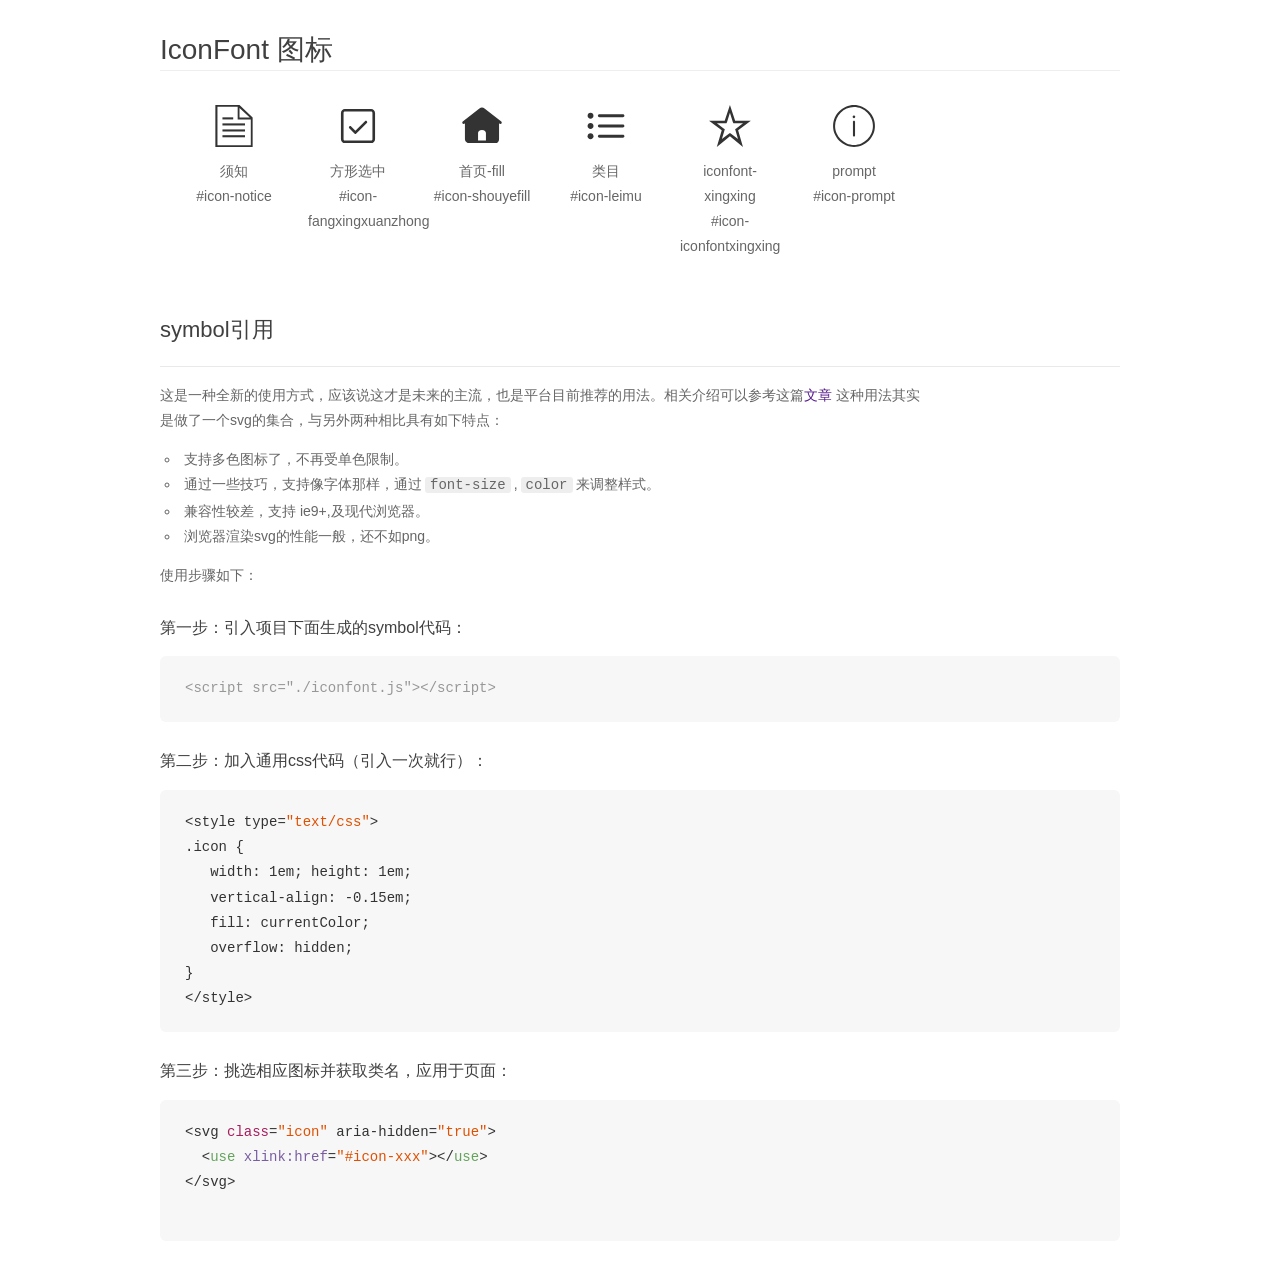
<file: zhihu/文章发布/iconfont/demo_symbol.html>
<!DOCTYPE html>
<html>
<head>
    <meta charset="utf-8"/>
    <title>IconFont</title>
    <link rel="stylesheet" href="demo.css">
    <script src="iconfont.js"></script>

    <style type="text/css">
        .icon {
          /* 通过设置 font-size 来改变图标大小 */
          width: 1em; height: 1em;
          /* 图标和文字相邻时，垂直对齐 */
          vertical-align: -0.15em;
          /* 通过设置 color 来改变 SVG 的颜色/fill */
          fill: currentColor;
          /* path 和 stroke 溢出 viewBox 部分在 IE 下会显示
             normalize.css 中也包含这行 */
          overflow: hidden;
        }

    </style>
</head>
<body>
    <div class="main markdown">
        <h1>IconFont 图标</h1>
        <ul class="icon_lists clear">
            
                <li>
                    <svg class="icon" aria-hidden="true">
                        <use xlink:href="#icon-notice"></use>
                    </svg>
                    <div class="name">须知</div>
                    <div class="fontclass">#icon-notice</div>
                </li>
            
                <li>
                    <svg class="icon" aria-hidden="true">
                        <use xlink:href="#icon-fangxingxuanzhong"></use>
                    </svg>
                    <div class="name">方形选中</div>
                    <div class="fontclass">#icon-fangxingxuanzhong</div>
                </li>
            
                <li>
                    <svg class="icon" aria-hidden="true">
                        <use xlink:href="#icon-shouyefill"></use>
                    </svg>
                    <div class="name">首页-fill</div>
                    <div class="fontclass">#icon-shouyefill</div>
                </li>
            
                <li>
                    <svg class="icon" aria-hidden="true">
                        <use xlink:href="#icon-leimu"></use>
                    </svg>
                    <div class="name">类目</div>
                    <div class="fontclass">#icon-leimu</div>
                </li>
            
                <li>
                    <svg class="icon" aria-hidden="true">
                        <use xlink:href="#icon-iconfontxingxing"></use>
                    </svg>
                    <div class="name">iconfont-xingxing</div>
                    <div class="fontclass">#icon-iconfontxingxing</div>
                </li>
            
                <li>
                    <svg class="icon" aria-hidden="true">
                        <use xlink:href="#icon-prompt"></use>
                    </svg>
                    <div class="name">prompt</div>
                    <div class="fontclass">#icon-prompt</div>
                </li>
            
        </ul>


        <h2 id="symbol-">symbol引用</h2>
        <hr>

        <p>这是一种全新的使用方式，应该说这才是未来的主流，也是平台目前推荐的用法。相关介绍可以参考这篇<a href="">文章</a>
        这种用法其实是做了一个svg的集合，与另外两种相比具有如下特点：</p>
        <ul>
          <li>支持多色图标了，不再受单色限制。</li>
          <li>通过一些技巧，支持像字体那样，通过<code>font-size</code>,<code>color</code>来调整样式。</li>
          <li>兼容性较差，支持 ie9+,及现代浏览器。</li>
          <li>浏览器渲染svg的性能一般，还不如png。</li>
        </ul>
        <p>使用步骤如下：</p>
        <h3 id="-symbol-">第一步：引入项目下面生成的symbol代码：</h3>
        <pre><code class="lang-js hljs javascript"><span class="hljs-comment">&lt;script src="./iconfont.js"&gt;&lt;/script&gt;</span></code></pre>
        <h3 id="-css-">第二步：加入通用css代码（引入一次就行）：</h3>
        <pre><code class="lang-js hljs javascript">&lt;style type=<span class="hljs-string">"text/css"</span>&gt;
.icon {
   width: <span class="hljs-number">1</span>em; height: <span class="hljs-number">1</span>em;
   vertical-align: <span class="hljs-number">-0.15</span>em;
   fill: currentColor;
   overflow: hidden;
}
&lt;<span class="hljs-regexp">/style&gt;</span></code></pre>
        <h3 id="-">第三步：挑选相应图标并获取类名，应用于页面：</h3>
        <pre><code class="lang-js hljs javascript">&lt;svg <span class="hljs-class"><span class="hljs-keyword">class</span></span>=<span class="hljs-string">"icon"</span> aria-hidden=<span class="hljs-string">"true"</span>&gt;<span class="xml"><span class="hljs-tag">
  &lt;<span class="hljs-name">use</span> <span class="hljs-attr">xlink:href</span>=<span class="hljs-string">"#icon-xxx"</span>&gt;</span><span class="hljs-tag">&lt;/<span class="hljs-name">use</span>&gt;</span>
</span>&lt;<span class="hljs-regexp">/svg&gt;
        </span></code></pre>
    </div>
</body>
</html>
</file>
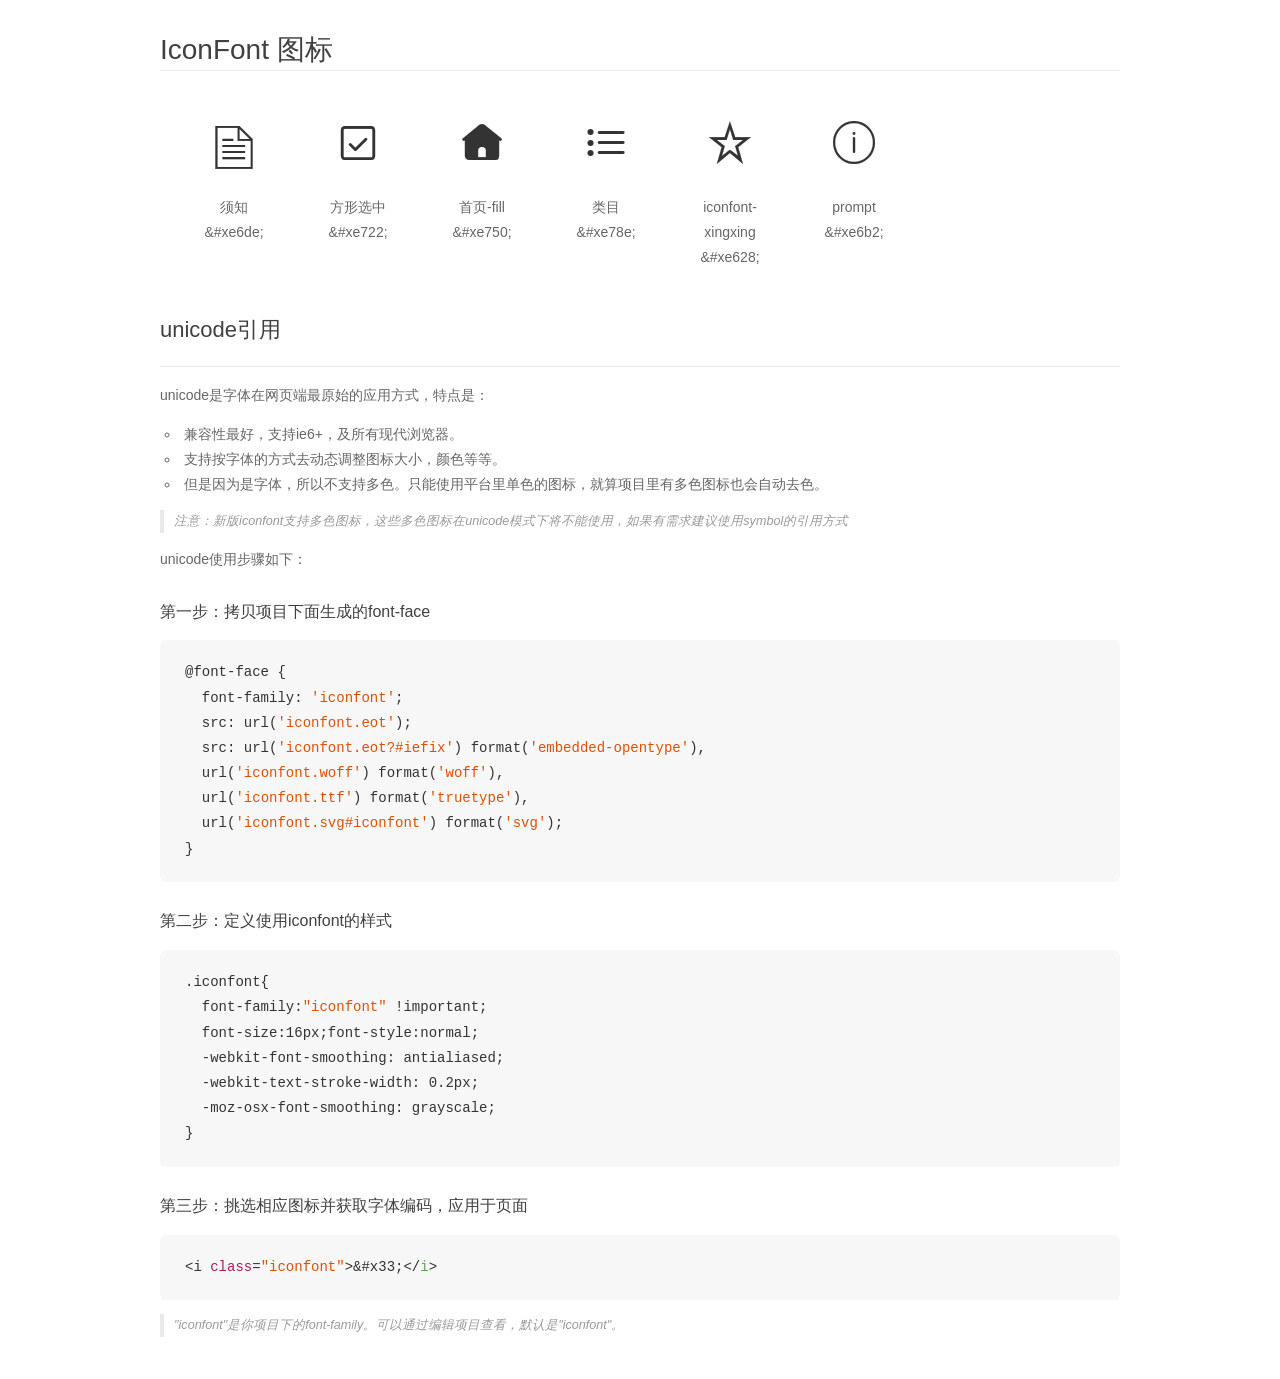
<file: zhihu/文章发布/iconfont/demo_unicode.html>
<!DOCTYPE html>
<html>
<head>
    <meta charset="utf-8"/>
    <title>IconFont</title>
    <link rel="stylesheet" href="demo.css">

    <style type="text/css">

        @font-face {font-family: "iconfont";
          src: url('iconfont.eot'); /* IE9*/
          src: url('iconfont.eot#iefix') format('embedded-opentype'), /* IE6-IE8 */
          url('iconfont.woff') format('woff'), /* chrome, firefox */
          url('iconfont.ttf') format('truetype'), /* chrome, firefox, opera, Safari, Android, iOS 4.2+*/
          url('iconfont.svg#iconfont') format('svg'); /* iOS 4.1- */
        }

        .iconfont {
          font-family:"iconfont" !important;
          font-size:16px;
          font-style:normal;
          -webkit-font-smoothing: antialiased;
          -webkit-text-stroke-width: 0.2px;
          -moz-osx-font-smoothing: grayscale;
        }

    </style>
</head>
<body>
    <div class="main markdown">
        <h1>IconFont 图标</h1>
        <ul class="icon_lists clear">
            
                <li>
                <i class="icon iconfont">&#xe6de;</i>
                    <div class="name">须知</div>
                    <div class="code">&amp;#xe6de;</div>
                </li>
            
                <li>
                <i class="icon iconfont">&#xe722;</i>
                    <div class="name">方形选中</div>
                    <div class="code">&amp;#xe722;</div>
                </li>
            
                <li>
                <i class="icon iconfont">&#xe750;</i>
                    <div class="name">首页-fill</div>
                    <div class="code">&amp;#xe750;</div>
                </li>
            
                <li>
                <i class="icon iconfont">&#xe78e;</i>
                    <div class="name">类目</div>
                    <div class="code">&amp;#xe78e;</div>
                </li>
            
                <li>
                <i class="icon iconfont">&#xe628;</i>
                    <div class="name">iconfont-xingxing</div>
                    <div class="code">&amp;#xe628;</div>
                </li>
            
                <li>
                <i class="icon iconfont">&#xe6b2;</i>
                    <div class="name">prompt</div>
                    <div class="code">&amp;#xe6b2;</div>
                </li>
            
        </ul>
        <h2 id="unicode-">unicode引用</h2>
        <hr>

        <p>unicode是字体在网页端最原始的应用方式，特点是：</p>
        <ul>
        <li>兼容性最好，支持ie6+，及所有现代浏览器。</li>
        <li>支持按字体的方式去动态调整图标大小，颜色等等。</li>
        <li>但是因为是字体，所以不支持多色。只能使用平台里单色的图标，就算项目里有多色图标也会自动去色。</li>
        </ul>
        <blockquote>
        <p>注意：新版iconfont支持多色图标，这些多色图标在unicode模式下将不能使用，如果有需求建议使用symbol的引用方式</p>
        </blockquote>
        <p>unicode使用步骤如下：</p>
        <h3 id="-font-face">第一步：拷贝项目下面生成的font-face</h3>
        <pre><code class="lang-js hljs javascript">@font-face {
  font-family: <span class="hljs-string">'iconfont'</span>;
  src: url(<span class="hljs-string">'iconfont.eot'</span>);
  src: url(<span class="hljs-string">'iconfont.eot?#iefix'</span>) format(<span class="hljs-string">'embedded-opentype'</span>),
  url(<span class="hljs-string">'iconfont.woff'</span>) format(<span class="hljs-string">'woff'</span>),
  url(<span class="hljs-string">'iconfont.ttf'</span>) format(<span class="hljs-string">'truetype'</span>),
  url(<span class="hljs-string">'iconfont.svg#iconfont'</span>) format(<span class="hljs-string">'svg'</span>);
}
</code></pre>
        <h3 id="-iconfont-">第二步：定义使用iconfont的样式</h3>
        <pre><code class="lang-js hljs javascript">.iconfont{
  font-family:<span class="hljs-string">"iconfont"</span> !important;
  font-size:<span class="hljs-number">16</span>px;font-style:normal;
  -webkit-font-smoothing: antialiased;
  -webkit-text-stroke-width: <span class="hljs-number">0.2</span>px;
  -moz-osx-font-smoothing: grayscale;
}
</code></pre>
        <h3 id="-">第三步：挑选相应图标并获取字体编码，应用于页面</h3>
        <pre><code class="lang-js hljs javascript">&lt;i <span class="hljs-class"><span class="hljs-keyword">class</span></span>=<span class="hljs-string">"iconfont"</span>&gt;&amp;#x33;<span class="xml"><span class="hljs-tag">&lt;/<span class="hljs-name">i</span>&gt;</span></span></code></pre>

        <blockquote>
        <p>"iconfont"是你项目下的font-family。可以通过编辑项目查看，默认是"iconfont"。</p>
        </blockquote>
    </div>


</body>
</html>
</file>
<file: todolist/css/style.css>
.lists{
    padding: 20px;
    margin: 10px;
    background-color: #FFF8BF;
    box-shadow: 5px 4px 10px 2px gray;
    border-left: 10px #4078C0 solid;
}
.overLists{
    padding: 20px;
    margin: 10px;
    background-color: rgba(209, 252, 181,0.5);
    color: #8F8F8F;
    /*box-shadow: 5px 4px 10px 2px gray;*/
    border-left: 10px #4078C0 solid;
}
.show{
    width: 500px;
    margin:0 auto;
}
#inputList{
    width: 392px;
    margin:0 auto;
}
#showList{
    border-bottom: 1px solid #8B8B8B;
    padding-bottom: 20px;
}

.success{
    color: #5CB85C;
}
.warning {
    color: #D9534F;
}

#txt {
    padding: 5px 10px 5px 10px;
    width: 300px;
    font-size: large;
    border: 1px solid #B8B8B8;
}
#txt:focus{
    border:1px solid #3385FF;
}
#btn1{
    width: 70px;
    height: 35px;
    margin-left:-1px;
}

.header{
    height: 50px;
    width: 100%;
    background-color: #bbdad1;
    position: fixed;
    top:0;
}
.container{
    width: 650px;
    margin:100px auto;
    padding: 20px;
    background-color: rgba(190,190,190,0.5);
    -webkit-border-radius: 20px;
    -moz-border-radius: 20px;
    border-radius: 20px;
}
.foot{
    font-size: large;
    text-align: center;
    width: 200px;
    margin:50px auto;
    padding: 20px;
    background-color: rgba(190,190,190,0.5);
    -webkit-border-radius: 20px;
    -moz-border-radius: 20px;
    border-radius: 20px;;
}
body {
    /*background-color: #F5F5F5;*/
    background-image: url(../img/bg1.png);
    margin:0;
    padding: 0;
}
#my{
    float: right;
    color:#B8B8B8;
    padding: 30px 10px 0 0;
}
</file>
<file: lunbo/css.css>
#container{
    text-decoration:none;
    margin: 0 auto;
    position: relative;
    overflow: hidden;
    width: 800px;
    height: 600px;
}
#container:hover .arrow {
    display: block;
}
.arrow{
    position: absolute;
    font-size: 100px;
    top: 240px;
    width: 100px;
    height: 100px;
    background-color: rgba(0,0,0,.4);
    float: left;
    color: #fff;
    text-decoration: none;
    text-align: center;
    display: none;
}
.arrow:hover {
    background-color: rgba(0,0,0,.8);
}
#prev{
    left: 20px;
}
#next{
    left: 680px;
}
#displaybox{
    width: 8800px;
    height: 600px;
    position: absolute;


}
#displaybox img{
    float: left;
    width: 800px;
    height: 600px;

}
#points {
    width: 200px;
    height: 16px;
    position: absolute;
    top: 560px;
    left: 300px;
}
#points .on{
    background-color: orangered;
}
#points span{
    cursor: pointer;
    width: 14px;
    height: 14px;
    border-radius: 50%;
    border: 1px solid #fff; 
    z-index: 2;
    background-color: black;
    float: left;
    margin-right: 5px;

}
#fa{
    margin: 0 auto;
    width: 714px;
    height: 300px;

}
</file>
<file: zhihu/denglu/signin.css>
body{
	background-color: #f7f9fb;
}
#container{
	/*border:1px solid red;*/
	height: 600px;
	width: 400px;
	margin: 0 auto;

}
.title{
	height:150px;
	width: 400px; 
/*	border:1px solid red;*/

}
.zhihu{
	margin-top: 30px;
	margin-left: 100px;
	height: 100px;
	width: 400px;
}
.subtitle{
	height: 50px;
	width: 400px;
	font-size: 20px;
	font-family: 微软雅黑;
	margin-left: 50px;
	color: #60595b;

}
.zhuce{
	height: 240px;
	width: 400px;

}
.top{
	margin-left: 150px;
	height: 30px;
	width: 400px;
	position: relative;
	margin-bottom: 10px;
}
.top a{
	text-decoration: none;
}
.navs-signup{
	margin-left: 100px;
    width: 30px;
    height: 2px;
    background: #0f88eb;
}
.navs-signin{
	margin-left: 145px;
    width: 30px;
    height: 2px;
    background: #0f88eb;
}

/*.nav-slider-bar{
	position: absolute;
    left: -15px;
    bottom: 0;
    margin: 0 .8em;
    width: 2.1em;
    height: 2px;
    background: #0f88eb;
}*/
.center{
	height: 155px;
	width: 400px;
	margin-left: 50px;
	z-index: 1px;
	overflow: hidden;
	margin-bottom: 17px;
}
.free{
	width: 300px;
	height: 26px;
}
.freet{
	width: 300px;
	height: 27px;
	margin-top: 27px;
}
.account{
	width: 300px;
	height: 45px;
}

.bottom{
	height: 60px;
	width: 400px;
}

.rectangle{
	height: 50px;
	width: 310px;
	margin: 0 auto;
	background-color:#0e89eb;
	border-radius: 5%;
	margin-left: 47px;
}
.rectangle p{
	font-size: 20px;
	font-family: "微软雅黑";
	margin-top:  20px;
	line-height: 10px;
	color: white;
	font-size: 17px;
}
.explain{
	height: 150px;
	width: 400px;
}
.one{
	margin-left: 25px;
	width: 400px;
	height: 80px;
	margin-top: 20px;
}
.one a{text-decoration:none;
	color: #9d9d9e;
	}
.one p{
	font-size: 15px;
	color: #9d9d9e;
	margin-left: 20px;
}
.two{
	margin-left: 50px;
	height: 40px;
	width: 305px;
	border:1px solid #67b0eb;
	border-radius: 10px;
}
.two a{
	
	margin-left: 160px;
    text-decoration:none;
    color: #67b0eb;
}
.two p{
	margin-top: -1px;
	margin-left: 120px;
	font-size: 15px;
}
</file>
<file: zhihu/个人中心/personal.css>
body{
	background-color: #f6f9f9;
}
.top{
	width: 1350px;
	height: 60px;
	padding-bottom: 5px;
    position: fixed;
    top: 0;
    background-color: #ffffff;
    border:1px solid #efefef;
    /*position: relative;*/
    z-index: 3;
}
.top-box1{
	width: 60px;
	height: 60px;
	margin-left: 50px;
	margin-top: 20px;
	float: left;
}
.top-box1 img{
	width: 60px;
	height: 30px;
}
.top-box2{
	width: 200px;
	height: 60px;
	float: left;
}
.nav{
	display: inline-block;
	margin-top: -3px;
	
}
.nav p{
	font-size: 17px;
	margin-left: 5px;
	color: #8f9399;
}
.top-box3{
	width: 330px;
	height: 35px;
	float: left;
	
	border-radius: 5%;
}
.top-box31{
	width: 280px;
	height: 35px;
	float: left;
	margin-top: 15px;
}
.top-box32{
	width: 40px;
	height: 40px;
	margin-top: 15px;
	background-color: #f6f9f9;
	float: left;
}
.top-box32 a{
	text-decoration: none;
}
.top-box32 .iconfont{
	font-size: 25px;
	color: #c1c9c9;
	margin-top: 20px;
}
.soushuo{
	width: 280px;
	height: 35px;
	background-color: #f6f9f9;
}
.top-box4{
	width: 60px;
	height: 40px;
	margin-left: 20px;
	margin-top: 15px;
	background-color: #1888d9;
	border-radius: 5%;
	float: left;
}
.top-box4 a{
	text-decoration: none;
}
.top-box4 p{
	font-size: 15px;
	color: #c9fcff;
	margin-top: 11px;
	margin-left: 13px;
}
.top-box5{
	width: 250px;
	height: 40px;
	float: left;
	margin-top: 5px;
	margin-left: 150px;
}
.icon{
	display: inline-block;
}
.top-box5 .iconfont{
	font-size: 25px;
	margin-top: 15px;
	margin-left: 30px;
	color: #9dafc8;
}
.icon img{
	margin-left: 30px;
}
		.container{
			width: 1000px;
			height: 1500px;
		/*	border:1px solid red;*/
			margin-left: 60px;
			margin-top: 75px;
			/*background-color: */

		}
			 .headsculpture{
			 	width: 160px;
			 	height: 165px;
			 	margin-top: 60px;
			 	margin-left: 25px;
			 	
			 	z-index: 2;
			 	position: absolute;
			 }
		.containerone{
			width: 1000px;
			height: 240px;
			position: relative;
		}
		.containerone-1{
			width: 1000px;
			height: 130px;
			background-color: #96a2a9;
		/*	z-index: -1;*/
		}
		.containerone-2{
			width: 1000px;
			height: 120px;
			background-color: #ffffff;
			/*z-index: -1;*/
			border:2px solid #efefef;
		}
		.containertwo{
			width: 690px;
			height: 500px;
			float: left;
			margin-top: 25px;
			background-color: #ffffff;
			/*z-index: -1;*/
		}
		.containertwo-1{
			width: 690px;
			height: 60px;
			border:2px solid #efefef;
		}
		.navs-two{
			display: inline-block;
		}
		.containertwo-1 p{
			color: #29495f;
			margin-left: 25px;
			font-weight: 550;
			margin-bottom: 10px;
		}
		.containertwo-2{
			width: 690px;
			height: 60px;
			border:2px solid #efefef;
		}
		.containertwo-2 p{e
			color:  #c7c1c4;
			margin-left: 60px;
			margin-top: 20px;
			font-size: 15px;
			font-weight: bold;
		}
				.containerthree{
					width: 300px;
					height: 500px;
					float: left;
					margin-top: 25px;
					margin-left: 10px;


				}
				.containerthree-1{
					width: 297px;
					height: 80px;
					background-color: #ffffff;
					border:2px solid #efefef;
				}
				.fenge{
					width: 1px;
					height: 80px;
					background-color: #efefef;
					float: left;
				}
				.containerthree-1-left{
					width: 110px;
					height: 80px;
					float: left;
					margin-left: 50px;

				}
				.containerthree-1-right{
					width: 120px;
					height: 80px;
					float: left;
				}
				.containerthree-1-left p{
					font-size: 15px;
					color: #a7aeb9;

				}
				.containerthree-1-right p{
					font-size: 15px;
					color: #a7aeb9;
					margin-left: 40px;
				}

				.containerthree-2{
					width: 297px;
					height: 500px;
					border:1px solid #efefef;
					margin-top: 15px;
				}
				.containerthree-2-box{
					width: 297px;
					height: 45px;

				}
				.containerthree-2-box p{
					font-size: 15px;
					color: #29495f;
					margin-left: 40px;
				}
				.line{
					width: 297px;
					height: 1px;
					border:2px solid #efefef;
				}
</file>
<file: zhihu/个人中心/iconfont/iconfont.css>
@font-face {font-family: "iconfont";
  src: url('iconfont.eot?t=1487818121655'); /* IE9*/
  src: url('iconfont.eot?t=1487818121655#iefix') format('embedded-opentype'), /* IE6-IE8 */
  url('iconfont.woff?t=1487818121655') format('woff'), /* chrome, firefox */
  url('iconfont.ttf?t=1487818121655') format('truetype'), /* chrome, firefox, opera, Safari, Android, iOS 4.2+*/
  url('iconfont.svg?t=1487818121655#iconfont') format('svg'); /* iOS 4.1- */
}

.iconfont {
  font-family:"iconfont" !important;
  font-size:16px;
  font-style:normal;
  -webkit-font-smoothing: antialiased;
  -moz-osx-font-smoothing: grayscale;
}

.icon-camera:before { content: "\e658"; }

.icon-remindfill:before { content: "\e65e"; }

.icon-search:before { content: "\e699"; }

.icon-sousuo:before { content: "\e693"; }

.icon-zhiliaoxuanzhong:before { content: "\e613"; }
</file>
<file: zhihu/写文章/write.css>
.top{
	width: 1350px;
	height: 40px;
	float: left;
}
.top1{
	height: 40px;
	width: 90px;
	margin-left: 30px;
	float: left;
}
.top2{
	width: 165px;
	height: 40px;
	margin-left: 250px;
	float: left;
}
.top2-p1{
	font-weight: bold;
	color: black;
	display: inline-block;
	line-height: 6px;
}
.top2-p2{
	font-size: 14px;
	color: #cdbaba;
	display: inline-block;
	line-height: 6px;
	margin-left: 5px;
}
.top3{
	height: 40px;
	width: 85px;
	margin-left: 600px;
	float: left;
}
.top4{
	height: 40px;
	width: 80px;
	float: left;
	margin-left: 25px;
}
.second-nav{
	display: none;
	font-size: 14px;
}
.second-nav a:hover{
	text-decoration: underline;
}
.first-nav:hover .second-nav{
	display: block;
}

	.cut-off1{
		height: 1px;
		width: 1350px;
		background-color: #cdbaba;
		float: left;
	}

		.container{
			width: 660px;
			height: 900px;
			/*border:2px solid red;*/
			float: left;
			margin-left: 330px;
			margin-top: 20px;
		}
		.photo{
			height: 190px;
			width: 660px;
			background-color: #f7f8f9;
		}
		.photo:hover{
			background-image: images/photo.png;
		}
		.free{
			height: 40px;
			width: 660px;

		}
		.free p{
			color: #b3b3b3;
			font-size: 40px;
			font-weight: 900；
			
		}
			.cut-off2{
				height: 1px;
				width: 660px;
				background-color: #cdbaba;
				float: left;
				margin-top: 20px;
					}
		.head{
			width: 660px;
			height: 30px;
			margin-bottom: 40px;
		}
		.head img{
			margin-left: 50px;
		}
		.input{
			width: 660px;
			height: 700px;
			border:0px ;
		}
		/*.input p{
			font-size: 20px;
			color: #cdbaba;
		}*/
		.input {
			font-size: 20px;
			color: #cdbaba;
		}
</file>
<file: zhihu/文章发布/adress.css>
.top{
	width: 1350px;
	height: 50px;
	background-color: #0b5fb7;
	padding-bottom: 5px;
    position: fixed;
    top: 0;

   
}
.top1{
	width: 620px;
	height: 45px;
	float: left;
	padding-top: 3px;
	
}

.top1-zhihu{
	margin-left: 145px;
	margin-top: 10px;
	float: left;
  }
.top1-input{

	width: 330px;
	height: 30px;
	margin-top: 6px;
	float: left;

}
.input{
	width: 330px;
	height: 30px;
	border-radius: 2%;
}
.top1-search{
	width: 35px;
	height: 35px;
	margin-top: 6px;
	float: left;
	margin-left: 3px;
}
.top-search{
	  width: 35px;
	  height: 35px;
	  background-color: #1f78de;
}
.center{
	width: 33px;
	height: 70px;
}

.top2{
	margin-top: 20px;
	width: 300px;
	height: 40px;
	float: left;
}

.top2 a{
	text-decoration: none;
	color: #c9ffff;
	width: 50px;
	height: 40px;
	
}
.top2 p{
	font-size: 17px;
	color: #c9ffff;
	margin-left: 25px;
	display: inline;
}
.top3{
	width: 280px;
	height: 35px;
	float: left;
}
.top3-question{
	margin-top: 15px;
	margin-left: 100px;
	width: 65px;
	height: 40px;

}
.top3-question img{
	width: 60px;
	height: 25px;
}
.top3-head{
	width: 60px;
	height: 25px;
}
	.container1{
		width: 650px;
		height: 1000px;
		/*border: 1px solid red;*/
		margin-left: 150px;
		float: left;
		margin-top: 50px;
	}
	.container1-personal{
		width: 650px;
		height: 50px;
		background-color: #fafafa;
		margin-top: 30px;


	}
	.headsculpture{
		width: 40px;
		height: 40px;
		background-color: #1f78de;
		float: left;
	}
	.navs1,
	.navs2,
	.navs3
	{
		width: 80px;
		height: 45px;
		float: left;
		margin-left: 30px;
	}
	.navs4{
		width: 80px;
		height: 45px;
		float: left;
		margin-left: 200px;
		margin-top: 10px;
	}
	.navs4 a{
		text-decoration: none;
	}
	.navs4 p{
		font-size: 14px;
		color: #798092;
	}
	.container1-updatesituation{
		width: 650px;
		height: 40px;
		margin-top: 35px;
	}
	.updatesituation{
		width: 100px;
		height: 40px;
		float: left;
	}
	.set{
		width: 100px;
		height: 40px;
		float: left;
		margin-left: 450px;
		margin-top: 15px;
	}
	.cutoff{
		margin-top: 10px;
		width: 650px;
		height: 2px;
		background-color: #cfcfcf;
	}

		.container2{
			width: 300px;
			height: 1000px;
			/*border:1px solid red;*/
			margin-left: 40px;
			float: left;
			margin-top: 50px;
		}
		.container2-box1{
			width: 300px;
			height: 90px;
		}
		.box1-line1{
			width: 300px;
			height:30px;
			display: inline-block; 
		}
		/*.box1-line1:hover{
			background:  #eff6fa;
		}*/
		
		.box1-line1 a{
			text-decoration: none;
			color: #787878;
		}
		
		.box1-line1 a:hover{
			color: #00479d;
		}
		.box1-line2 a:hover{
			color: #00479d;
		}
		.box1-line3 a:hover{
			color: #00479d;
		}
		
		
		.box1-line1 p{
			font-size: 13px;
			color: #787878;
			display: inline-block;
		}
		.box1-line1 .iconfont{
			font-family: "iconfont";
			font-size: 16px;
			color: #787878;
		}

		.box1-line2{
			width: 300px;
			height:30px;
			display: inline-block; 
		}
		.box1-line2 a{
			text-decoration: none;
			color: #787878;
		}
		.box1-line2 p{
			font-size: 13px;
			color: #787878;
			display: inline-block;
		}
		.box1-line2 .iconfont{
			font-family: "iconfont";
			font-size: 16px;
			color: #787878;
		}

		.box1-line3{
			width: 300px;
			height:30px;
			display: inline-block; 
		}
		.box1-line3 a{
			text-decoration: none;
			color: #787878;
		}
		.box1-line3 p{
			font-size: 13px;
			color: #787878;
			display: inline-block;
		}
		.box1-line3 .iconfont{
			font-family: "iconfont";
			font-size: 16px;
			color: #787878;
		}
			.container2-set1{
				width: 300px;
				height: 1px;
				background-color: #cfcfcf;
				margin-top: 13px;
			}

		.container2-box2{
			width: 300px;
			height: 90px;
		}
		.box2-line1{
			width: 300px;
			height:30px;
			display: inline-block; 
		}
		.box2-line1 a{
			text-decoration: none;
		}
		.box2-line1 p{
			font-size: 13px;
			color: #787878;
			display: inline-block;
		}
		.box2-line1 .iconfont{
			font-family: "iconfont";
			font-size: 16px;
			color: #787878;
		}

		.box2-line2{
			width: 300px;
			height:30px;
			display: inline-block; 
		}
		.box2-line2 a{
			text-decoration: none;
		}
		.box2-line2 p{
			font-size: 13px;
			color: #787878;
			display: inline-block;
		}
		.box2-line2 .iconfont{
			font-family: "iconfont";
			font-size: 16px;
			color: #787878;
		}

		.box2-line3{
			width: 300px;
			height:30px;
			display: inline-block; 
		}
		.box2-line3 a{
			text-decoration: none;
		}
		.box2-line3 p{
			font-size: 13px;
			color: #787878;
			display: inline-block;
		}
		.box2-line3 .iconfont{
			font-family: "iconfont";
			font-size: 16px;
			color: #787878;
		}

			.container2-set2{
				width: 300px;
				height: 1px;
				background-color: #cfcfcf;
				margin-top: 13px;
			}

	    .container2-box3{
	    	width: 300px;
	    	height: 90px;
	    	padding-left: 40px;
	    }
	    .container2-box3 a{
	    	text-decoration: none;
	    }
	    .container2-box3 p{
	    	font-weight: bold;
	    	color: black;
	    }

	    	.container2-set3{
	    		height: 1px;
	    		width: 300px;
	    		background-color:#cfcfcf; 
	    	}

	    .container2-box4{
	    	width: 300px;
	    	height: 190px;
	    }
	    .container2-box4 a{
	    	text-decoration: none;

	    }
	    .container2-box4 p{
	   		color: #448aca;
	    	display: inline-block;
	    	font-size: 13px;

	    }
	    .container2-box4 img{
	    	margin-right: 90px;
	    	margin-left: 40px;
	    	margin-top: 10px;
	    }

	    	.container2-set4{
				width: 300px;
				height: 1px;
				background-color: #cfcfcf;
			/*	margin-top: 13px;*/
			}


		.container2-box5{
			width: 300px;
			height: 90px;
	     		}
	    .yuanzhuo{
	    	font-weight: bold;
	    	margin-left: 40px;
	    	display: inline-block;
	    } 		
	    .more{
	    	font-size: 13px;
	    	color:  #448aca;
	    	display: inline-block;
	    	margin-left: 100px;
	    }
	    .more a{
	    	text-decoration: none;
	    	color:  #448aca;
	    	display: inline-block;
	    }

	    .line{
	    	font-size: 13px;
	    	color: #787878;
	    	display: inline-block;
	    	margin-left: 10px;

	    }
	    .warn{
	    	font-size: 12px;
	    	color: #999999;
	    	display: inline-block;
	    	margin-left: 10px;

	    }
	    .box5-line1 a,
	    .box5-line2 a,
	    .box5-line3 a{
	    	text-decoration: none;
	    	color: #787878;
	    }
	    .box5-line1 a:hover,
	    .box5-line2 a:hover,
	    .box5-line3 a:hover{
	    	color: #00479d;
	    }
	    .box5-line1:hover,
	    .box5-line2:hover,
	    .box5-line3:hover{
	    	background-color: #eff6fa;
	    }
	    .box5-line1,
	    .box5-line2,
	    .box5-line3{
	    	margin-left: 40px;
	    }

	    .box5-line1 img,
	    .box5-line2 img,
	    .box5-line3 img{
	        vertical-align: -10px;
	    }

	    		.container2-set5{
				width: 300px;
				height: 1px;
				background-color: #cfcfcf;
				margin-top: 100px;
			}

		.container2-box6{
			width: 300px;
			height: 90px;
		}
		.shudian{
			font-weight: bold;
			display: inline-block;
			margin-left: 40px;
		}
		.more2{
			font-size: 13px;
	    	color:  #448aca;
	    	display: inline-block;
	    	margin-left: 100px;
		}
		.shudian-p{
			font-size: 13px;
	    	color: #787878;
	    	display: inline-block;
	    	margin-left: 10px;
		}

		.box6-line1,
		.box6-line2,
		.box6-line3{
			margin-left: 40px;
		}
		.box6-line1:hover,
	    .box6-line2:hover,
	    .box6-line3:hover{
	    	background-color: #eff6fa;
	    }
	    .box6-line1 img,
	    .box6-line2 img,
	    .box6-line3 img{
	        vertical-align: -10px;
	    }
	    .box6-line1 a,
	    .box6-line2 a,
	    .box6-line3 a{
	    	text-decoration: none;
	    	color: #787878;
	    }
	     .box6-line1 a:hover,
	    .box6-line2 a:hover,
	    .box6-line3 a:hover{
	    	color: #00479d;
	    }

	    		.container2-set6{
				width: 300px;
				height: 1px;
				background-color: #cfcfcf;
				margin-top: 100px;
			}


		.download{
			width: 300px;
			height: 40px;
		}
		.download-line1{
			margin-left: 40px;
		}
		.download-line1:hover{
			background-color:  #eff6fa;
		}
		.download-line1 img{
			vertical-align: -10px;
		}
		.download-line1 p{
			font-size: 13px;
	    	color: #787878;
	    	display: inline-block;
	    	margin-left: 10px;
		}
		.download-line1 a{
			text-decoration: none;
			color: #787878;
		}
		.download-line1 a:hover{
			color: #00479d;
		}
</file>
<file: zhihu/文章发布/iconfont/iconfont.css>
@font-face {font-family: "iconfont";
  src: url('iconfont.eot?t=1484653688931'); /* IE9*/
  src: url('iconfont.eot?t=1484653688931#iefix') format('embedded-opentype'), /* IE6-IE8 */
  url('iconfont.woff?t=1484653688931') format('woff'), /* chrome, firefox */
  url('iconfont.ttf?t=1484653688931') format('truetype'), /* chrome, firefox, opera, Safari, Android, iOS 4.2+*/
  url('iconfont.svg?t=1484653688931#iconfont') format('svg'); /* iOS 4.1- */
}

.iconfont {
  font-family:"iconfont" !important;
  font-size:16px;
  font-style:normal;
  -webkit-font-smoothing: antialiased;
  -moz-osx-font-smoothing: grayscale;
}

.icon-notice:before { content: "\e6de"; }

.icon-fangxingxuanzhong:before { content: "\e722"; }

.icon-shouyefill:before { content: "\e750"; }

.icon-leimu:before { content: "\e78e"; }

.icon-iconfontxingxing:before { content: "\e628"; }

.icon-prompt:before { content: "\e6b2"; }
</file>
<file: zhihu/个人中心/iconfont/demo.css>
*{margin: 0;padding: 0;list-style: none;}
/*
KISSY CSS Reset
理念：1. reset 的目的不是清除浏览器的默认样式，这仅是部分工作。清除和重置是紧密不可分的。
2. reset 的目的不是让默认样式在所有浏览器下一致，而是减少默认样式有可能带来的问题。
3. reset 期望提供一套普适通用的基础样式。但没有银弹，推荐根据具体需求，裁剪和修改后再使用。
特色：1. 适应中文；2. 基于最新主流浏览器。
维护：玉伯<lifesinger@gmail.com>, 正淳<ragecarrier@gmail.com>
 */

/** 清除内外边距 **/
body, h1, h2, h3, h4, h5, h6, hr, p, blockquote, /* structural elements 结构元素 */
dl, dt, dd, ul, ol, li, /* list elements 列表元素 */
pre, /* text formatting elements 文本格式元素 */
form, fieldset, legend, button, input, textarea, /* form elements 表单元素 */
th, td /* table elements 表格元素 */ {
  margin: 0;
  padding: 0;
}

/** 设置默认字体 **/
body,
button, input, select, textarea /* for ie */ {
  font: 12px/1.5 tahoma, arial, \5b8b\4f53, sans-serif;
}
h1, h2, h3, h4, h5, h6 { font-size: 100%; }
address, cite, dfn, em, var { font-style: normal; } /* 将斜体扶正 */
code, kbd, pre, samp { font-family: courier new, courier, monospace; } /* 统一等宽字体 */
small { font-size: 12px; } /* 小于 12px 的中文很难阅读，让 small 正常化 */

/** 重置列表元素 **/
ul, ol { list-style: none; }

/** 重置文本格式元素 **/
a { text-decoration: none; }
a:hover { text-decoration: underline; }


/** 重置表单元素 **/
legend { color: #000; } /* for ie6 */
fieldset, img { border: 0; } /* img 搭车：让链接里的 img 无边框 */
button, input, select, textarea { font-size: 100%; } /* 使得表单元素在 ie 下能继承字体大小 */
/* 注：optgroup 无法扶正 */

/** 重置表格元素 **/
table { border-collapse: collapse; border-spacing: 0; }

/* 清除浮动 */
.ks-clear:after, .clear:after {
  content: '\20';
  display: block;
  height: 0;
  clear: both;
}
.ks-clear, .clear {
  *zoom: 1;
}

.main {
  padding: 30px 100px;
width: 960px;
margin: 0 auto;
}
.main h1{font-size:36px; color:#333; text-align:left;margin-bottom:30px; border-bottom: 1px solid #eee;}

.helps{margin-top:40px;}
.helps pre{
  padding:20px;
  margin:10px 0;
  border:solid 1px #e7e1cd;
  background-color: #fffdef;
  overflow: auto;
}

.icon_lists{
  width: 100% !important;

}

.icon_lists li{
  float:left;
  width: 100px;
  height:180px;
  text-align: center;
  list-style: none !important;
}
.icon_lists .icon{
  font-size: 42px;
  line-height: 100px;
  margin: 10px 0;
  color:#333;
  -webkit-transition: font-size 0.25s ease-out 0s;
  -moz-transition: font-size 0.25s ease-out 0s;
  transition: font-size 0.25s ease-out 0s;

}
.icon_lists .icon:hover{
  font-size: 100px;
}



.markdown {
  color: #666;
  font-size: 14px;
  line-height: 1.8;
}

.highlight {
  line-height: 1.5;
}

.markdown img {
  vertical-align: middle;
  max-width: 100%;
}

.markdown h1 {
  color: #404040;
  font-weight: 500;
  line-height: 40px;
  margin-bottom: 24px;
}

.markdown h2,
.markdown h3,
.markdown h4,
.markdown h5,
.markdown h6 {
  color: #404040;
  margin: 1.6em 0 0.6em 0;
  font-weight: 500;
  clear: both;
}

.markdown h1 {
  font-size: 28px;
}

.markdown h2 {
  font-size: 22px;
}

.markdown h3 {
  font-size: 16px;
}

.markdown h4 {
  font-size: 14px;
}

.markdown h5 {
  font-size: 12px;
}

.markdown h6 {
  font-size: 12px;
}

.markdown hr {
  height: 1px;
  border: 0;
  background: #e9e9e9;
  margin: 16px 0;
  clear: both;
}

.markdown p,
.markdown pre {
  margin: 1em 0;
}

.markdown > p,
.markdown > blockquote,
.markdown > .highlight,
.markdown > ol,
.markdown > ul {
  width: 80%;
}

.markdown ul > li {
  list-style: circle;
}

.markdown > ul li,
.markdown blockquote ul > li {
  margin-left: 20px;
  padding-left: 4px;
}

.markdown > ul li p,
.markdown > ol li p {
  margin: 0.6em 0;
}

.markdown ol > li {
  list-style: decimal;
}

.markdown > ol li,
.markdown blockquote ol > li {
  margin-left: 20px;
  padding-left: 4px;
}

.markdown code {
  margin: 0 3px;
  padding: 0 5px;
  background: #eee;
  border-radius: 3px;
}

.markdown pre {
  border-radius: 6px;
  background: #f7f7f7;
  padding: 20px;
}

.markdown pre code {
  border: none;
  background: #f7f7f7;
  margin: 0;
}

.markdown strong,
.markdown b {
  font-weight: 600;
}

.markdown > table {
  border-collapse: collapse;
  border-spacing: 0px;
  empty-cells: show;
  border: 1px solid #e9e9e9;
  width: 95%;
  margin-bottom: 24px;
}

.markdown > table th {
  white-space: nowrap;
  color: #333;
  font-weight: 600;

}

.markdown > table th,
.markdown > table td {
  border: 1px solid #e9e9e9;
  padding: 8px 16px;
  text-align: left;
}

.markdown > table th {
  background: #F7F7F7;
}

.markdown blockquote {
  font-size: 90%;
  color: #999;
  border-left: 4px solid #e9e9e9;
  padding-left: 0.8em;
  margin: 1em 0;
  font-style: italic;
}

.markdown blockquote p {
  margin: 0;
}

.markdown .anchor {
  opacity: 0;
  transition: opacity 0.3s ease;
  margin-left: 8px;
}

.markdown .waiting {
  color: #ccc;
}

.markdown h1:hover .anchor,
.markdown h2:hover .anchor,
.markdown h3:hover .anchor,
.markdown h4:hover .anchor,
.markdown h5:hover .anchor,
.markdown h6:hover .anchor {
  opacity: 1;
  display: inline-block;
}

.markdown > br,
.markdown > p > br {
  clear: both;
}


.hljs {
  display: block;
  background: white;
  padding: 0.5em;
  color: #333333;
  overflow-x: auto;
}

.hljs-comment,
.hljs-meta {
  color: #969896;
}

.hljs-string,
.hljs-variable,
.hljs-template-variable,
.hljs-strong,
.hljs-emphasis,
.hljs-quote {
  color: #df5000;
}

.hljs-keyword,
.hljs-selector-tag,
.hljs-type {
  color: #a71d5d;
}

.hljs-literal,
.hljs-symbol,
.hljs-bullet,
.hljs-attribute {
  color: #0086b3;
}

.hljs-section,
.hljs-name {
  color: #63a35c;
}

.hljs-tag {
  color: #333333;
}

.hljs-title,
.hljs-attr,
.hljs-selector-id,
.hljs-selector-class,
.hljs-selector-attr,
.hljs-selector-pseudo {
  color: #795da3;
}

.hljs-addition {
  color: #55a532;
  background-color: #eaffea;
}

.hljs-deletion {
  color: #bd2c00;
  background-color: #ffecec;
}

.hljs-link {
  text-decoration: underline;
}

pre{
  background: #fff;
}
</file>
<file: zhihu/文章发布/iconfont/demo.css>
*{margin: 0;padding: 0;list-style: none;}
/*
KISSY CSS Reset
理念：1. reset 的目的不是清除浏览器的默认样式，这仅是部分工作。清除和重置是紧密不可分的。
2. reset 的目的不是让默认样式在所有浏览器下一致，而是减少默认样式有可能带来的问题。
3. reset 期望提供一套普适通用的基础样式。但没有银弹，推荐根据具体需求，裁剪和修改后再使用。
特色：1. 适应中文；2. 基于最新主流浏览器。
维护：玉伯<lifesinger@gmail.com>, 正淳<ragecarrier@gmail.com>
 */

/** 清除内外边距 **/
body, h1, h2, h3, h4, h5, h6, hr, p, blockquote, /* structural elements 结构元素 */
dl, dt, dd, ul, ol, li, /* list elements 列表元素 */
pre, /* text formatting elements 文本格式元素 */
form, fieldset, legend, button, input, textarea, /* form elements 表单元素 */
th, td /* table elements 表格元素 */ {
  margin: 0;
  padding: 0;
}

/** 设置默认字体 **/
body,
button, input, select, textarea /* for ie */ {
  font: 12px/1.5 tahoma, arial, \5b8b\4f53, sans-serif;
}
h1, h2, h3, h4, h5, h6 { font-size: 100%; }
address, cite, dfn, em, var { font-style: normal; } /* 将斜体扶正 */
code, kbd, pre, samp { font-family: courier new, courier, monospace; } /* 统一等宽字体 */
small { font-size: 12px; } /* 小于 12px 的中文很难阅读，让 small 正常化 */

/** 重置列表元素 **/
ul, ol { list-style: none; }

/** 重置文本格式元素 **/
a { text-decoration: none; }
a:hover { text-decoration: underline; }


/** 重置表单元素 **/
legend { color: #000; } /* for ie6 */
fieldset, img { border: 0; } /* img 搭车：让链接里的 img 无边框 */
button, input, select, textarea { font-size: 100%; } /* 使得表单元素在 ie 下能继承字体大小 */
/* 注：optgroup 无法扶正 */

/** 重置表格元素 **/
table { border-collapse: collapse; border-spacing: 0; }

/* 清除浮动 */
.ks-clear:after, .clear:after {
  content: '\20';
  display: block;
  height: 0;
  clear: both;
}
.ks-clear, .clear {
  *zoom: 1;
}

.main {
  padding: 30px 100px;
width: 960px;
margin: 0 auto;
}
.main h1{font-size:36px; color:#333; text-align:left;margin-bottom:30px; border-bottom: 1px solid #eee;}

.helps{margin-top:40px;}
.helps pre{
  padding:20px;
  margin:10px 0;
  border:solid 1px #e7e1cd;
  background-color: #fffdef;
  overflow: auto;
}

.icon_lists{
  width: 100% !important;

}

.icon_lists li{
  float:left;
  width: 100px;
  height:180px;
  text-align: center;
  list-style: none !important;
}
.icon_lists .icon{
  font-size: 42px;
  line-height: 100px;
  margin: 10px 0;
  color:#333;
  -webkit-transition: font-size 0.25s ease-out 0s;
  -moz-transition: font-size 0.25s ease-out 0s;
  transition: font-size 0.25s ease-out 0s;

}
.icon_lists .icon:hover{
  font-size: 100px;
}



.markdown {
  color: #666;
  font-size: 14px;
  line-height: 1.8;
}

.highlight {
  line-height: 1.5;
}

.markdown img {
  vertical-align: middle;
  max-width: 100%;
}

.markdown h1 {
  color: #404040;
  font-weight: 500;
  line-height: 40px;
  margin-bottom: 24px;
}

.markdown h2,
.markdown h3,
.markdown h4,
.markdown h5,
.markdown h6 {
  color: #404040;
  margin: 1.6em 0 0.6em 0;
  font-weight: 500;
  clear: both;
}

.markdown h1 {
  font-size: 28px;
}

.markdown h2 {
  font-size: 22px;
}

.markdown h3 {
  font-size: 16px;
}

.markdown h4 {
  font-size: 14px;
}

.markdown h5 {
  font-size: 12px;
}

.markdown h6 {
  font-size: 12px;
}

.markdown hr {
  height: 1px;
  border: 0;
  background: #e9e9e9;
  margin: 16px 0;
  clear: both;
}

.markdown p,
.markdown pre {
  margin: 1em 0;
}

.markdown > p,
.markdown > blockquote,
.markdown > .highlight,
.markdown > ol,
.markdown > ul {
  width: 80%;
}

.markdown ul > li {
  list-style: circle;
}

.markdown > ul li,
.markdown blockquote ul > li {
  margin-left: 20px;
  padding-left: 4px;
}

.markdown > ul li p,
.markdown > ol li p {
  margin: 0.6em 0;
}

.markdown ol > li {
  list-style: decimal;
}

.markdown > ol li,
.markdown blockquote ol > li {
  margin-left: 20px;
  padding-left: 4px;
}

.markdown code {
  margin: 0 3px;
  padding: 0 5px;
  background: #eee;
  border-radius: 3px;
}

.markdown pre {
  border-radius: 6px;
  background: #f7f7f7;
  padding: 20px;
}

.markdown pre code {
  border: none;
  background: #f7f7f7;
  margin: 0;
}

.markdown strong,
.markdown b {
  font-weight: 600;
}

.markdown > table {
  border-collapse: collapse;
  border-spacing: 0px;
  empty-cells: show;
  border: 1px solid #e9e9e9;
  width: 95%;
  margin-bottom: 24px;
}

.markdown > table th {
  white-space: nowrap;
  color: #333;
  font-weight: 600;

}

.markdown > table th,
.markdown > table td {
  border: 1px solid #e9e9e9;
  padding: 8px 16px;
  text-align: left;
}

.markdown > table th {
  background: #F7F7F7;
}

.markdown blockquote {
  font-size: 90%;
  color: #999;
  border-left: 4px solid #e9e9e9;
  padding-left: 0.8em;
  margin: 1em 0;
  font-style: italic;
}

.markdown blockquote p {
  margin: 0;
}

.markdown .anchor {
  opacity: 0;
  transition: opacity 0.3s ease;
  margin-left: 8px;
}

.markdown .waiting {
  color: #ccc;
}

.markdown h1:hover .anchor,
.markdown h2:hover .anchor,
.markdown h3:hover .anchor,
.markdown h4:hover .anchor,
.markdown h5:hover .anchor,
.markdown h6:hover .anchor {
  opacity: 1;
  display: inline-block;
}

.markdown > br,
.markdown > p > br {
  clear: both;
}


.hljs {
  display: block;
  background: white;
  padding: 0.5em;
  color: #333333;
  overflow-x: auto;
}

.hljs-comment,
.hljs-meta {
  color: #969896;
}

.hljs-string,
.hljs-variable,
.hljs-template-variable,
.hljs-strong,
.hljs-emphasis,
.hljs-quote {
  color: #df5000;
}

.hljs-keyword,
.hljs-selector-tag,
.hljs-type {
  color: #a71d5d;
}

.hljs-literal,
.hljs-symbol,
.hljs-bullet,
.hljs-attribute {
  color: #0086b3;
}

.hljs-section,
.hljs-name {
  color: #63a35c;
}

.hljs-tag {
  color: #333333;
}

.hljs-title,
.hljs-attr,
.hljs-selector-id,
.hljs-selector-class,
.hljs-selector-attr,
.hljs-selector-pseudo {
  color: #795da3;
}

.hljs-addition {
  color: #55a532;
  background-color: #eaffea;
}

.hljs-deletion {
  color: #bd2c00;
  background-color: #ffecec;
}

.hljs-link {
  text-decoration: underline;
}

pre{
  background: #fff;
}
</file>
